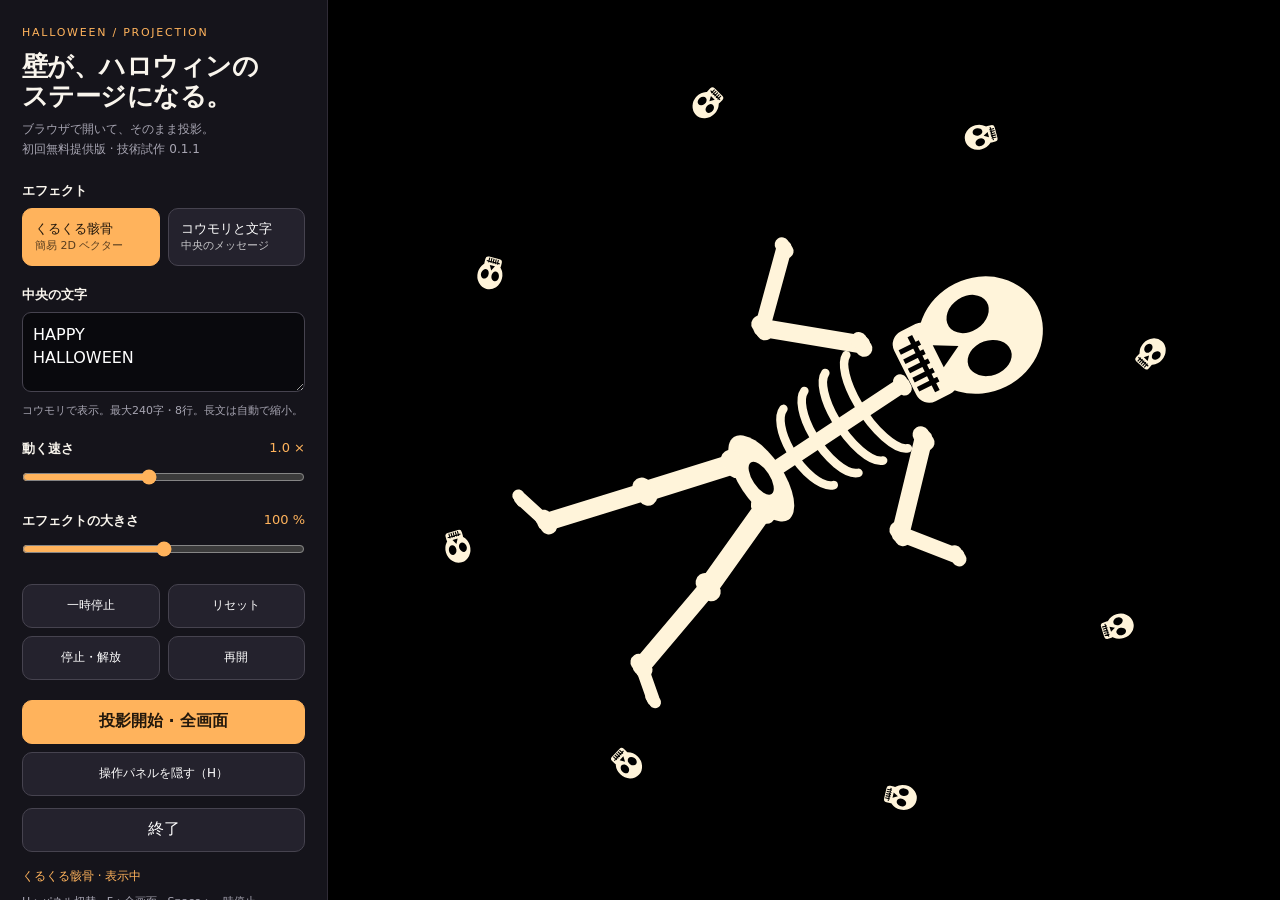
<file: app/index.html>
<!doctype html>
<html lang="ja">
<head><meta charset="utf-8"><meta name="viewport" content="width=device-width,initial-scale=1"><meta name="color-scheme" content="dark">
<meta http-equiv="Content-Security-Policy" content="default-src 'none'; script-src 'unsafe-inline'; style-src 'unsafe-inline'; img-src data:; connect-src 'self'; font-src 'none'; media-src 'none'; object-src 'none'; base-uri 'none'">
<title>Halloween Projection — 初回無料提供版 0.1.1</title>
<style>
*{box-sizing:border-box} :root{--edge:24px;--orange:#ffb35c;--muted:#a7a5b2;--panel:#15141b}
html,body{margin:0;width:100%;height:100%;background:#000;color:#f9f5ed;font-family:system-ui,-apple-system,"Yu Gothic",Meiryo,sans-serif}
body{display:grid;grid-template-columns:328px minmax(0,1fr);overflow:hidden}
button,input,textarea{font:inherit}button{cursor:pointer;border:1px solid #46434f;border-radius:10px;background:#24222d;color:#fff;min-height:44px;padding:10px 12px;transition:background .15s}
button:hover{background:#38333f}button:focus-visible,input:focus-visible,textarea:focus-visible{outline:3px solid var(--orange);outline-offset:3px}
button[aria-pressed=true],button.primary{background:var(--orange);border-color:var(--orange);color:#23180c}button:disabled{opacity:.45;cursor:default}
#controls{padding:26px 22px 20px;background:var(--panel);border-right:1px solid #2f2b36;overflow:auto;z-index:2}
.brand{font-size:11px;letter-spacing:.16em;color:var(--orange)}h1{font-size:26px;line-height:1.17;margin:12px 0 7px;letter-spacing:-.02em}
.lead{font-size:12px;color:var(--muted);line-height:1.7;margin:0 0 22px}
label,.label{display:block;font-size:13px;font-weight:600;margin:20px 0 8px}.effects{display:grid;grid-template-columns:1fr 1fr;gap:8px}.effects button{text-align:left;font-size:13px;line-height:1.5}
.effects small{display:block;font-weight:400;opacity:.75;font-size:11px}
textarea{resize:vertical;min-height:80px;width:100%;padding:10px;border:1px solid #46434f;border-radius:9px;background:#09090d;color:#fff;line-height:1.45}
.help{font-size:11px;line-height:1.65;color:var(--muted);margin:6px 0 0}
.range-label{display:flex;justify-content:space-between;gap:10px}.range-label output{font-weight:400;color:var(--orange)}
input[type=range]{width:100%;accent-color:var(--orange);height:22px;margin:0}
.transport{display:grid;grid-template-columns:1fr 1fr;gap:8px;margin:20px 0 8px}.transport button{font-size:12px}
#project{width:100%;margin-top:12px;font-weight:650}#hide{width:100%;margin-top:8px;font-size:12px}
#status{font-size:12px;line-height:1.6;color:var(--orange);margin:15px 0 0;min-height:20px}#fit-note{font-size:11px;color:var(--muted);line-height:1.5;margin:5px 0 0}
.footer{margin-top:20px;padding-top:16px;border-top:1px solid #302c39;font-size:11px;color:var(--muted);line-height:1.7}.footer button{padding:0;background:none;border:none;min-height:30px;text-decoration:underline;text-underline-offset:3px;font-size:12px;color:#ded8e9}
#stage{position:relative;min-width:0;min-height:0;background:#000;overflow:hidden}canvas{position:absolute;inset:0;width:100%;height:100%;display:block}
#message{position:absolute;inset:0;display:flex;align-items:center;justify-content:center;pointer-events:none}
#message[hidden]{display:none}#message-text{color:#fff;text-align:center;white-space:pre-wrap;overflow-wrap:anywhere;line-height:1.3;font-weight:750;padding:16px 20px;background:#000;border-radius:20px;max-width:82%;text-shadow:0 2px 4px #000}
body.projection{grid-template-columns:minmax(0,1fr);cursor:none}body.projection #controls{display:none}
dialog{color:#eee;background:#1b1822;border:1px solid #524751;border-radius:16px;padding:24px;max-width:600px;width:calc(100% - 32px);max-height:85vh;line-height:1.75;font-size:14px}
dialog::backdrop{background:#000b}dialog h2{font-size:21px;margin-top:0}dialog button{float:right}dialog li{margin-bottom:8px}
@media(max-width:760px){body{grid-template-columns:1fr;grid-template-rows:minmax(220px,40dvh) minmax(0,1fr)}#stage{grid-row:1}#controls{grid-row:2;padding:20px;border-right:0;border-top:1px solid #2f2b36}h1{font-size:22px}body.projection{grid-template-rows:minmax(0,1fr)}body.projection #stage{grid-row:1}}
@media(prefers-reduced-motion:reduce){button{transition:none}}
</style></head>
<body>
<aside id="controls" aria-label="操作パネル">
<div class="brand">HALLOWEEN / PROJECTION</div><h1>壁が、ハロウィンの<br>ステージになる。</h1>
<p class="lead">ブラウザで開いて、そのまま投影。<br>初回無料提供版 · 技術試作 0.1.1</p>
<div class="label">エフェクト</div><div class="effects">
<button id="skeleton" data-effect="skeleton" aria-pressed="true">くるくる骸骨<small>簡易 2D ベクター</small></button>
<button id="bats" data-effect="bats" aria-pressed="false">コウモリと文字<small>中央のメッセージ</small></button></div>
<label for="text">中央の文字</label><textarea id="text" maxlength="240" spellcheck="false">HAPPY
HALLOWEEN</textarea>
<p class="help">コウモリで表示。最大240字・8行。長文は自動で縮小。</p>
<label class="range-label" for="speed"><span>動く速さ</span><output id="speed-value">1.0 ×</output></label><input id="speed" type="range" min="0.2" max="2" step="0.1" value="1">
<label class="range-label" for="size"><span>エフェクトの大きさ</span><output id="size-value">100 %</output></label><input id="size" type="range" min="50" max="150" step="5" value="100">
<div class="transport"><button id="pause">一時停止</button><button id="reset">リセット</button><button id="stop">停止・解放</button><button id="resume">再開</button></div>
<button id="project" class="primary">投影開始 · 全画面</button><button id="hide">操作パネルを隠す（H）</button>
<button id="quit" style="width:100%;margin-top:12px">終了</button>
<p id="status" role="status" aria-live="polite"></p><p id="fit-note"></p>
<p class="help">H：パネル切替 · F：全画面 · Space：一時停止<br>R：リセット · Esc / ダブルクリック：操作に戻る</p>
<div class="footer"><button id="guide">はじめての投影ガイド</button><br>黒い背景・音なし・点滅なし。<br>3D 原作品とは異なる簡易図案の試作です。</div>
</aside>
<main id="stage" aria-label="投影映像"><canvas id="canvas" aria-label="骸骨またはコウモリのアニメーション"></canvas><div id="message" hidden><div id="message-text"></div></div></main>
<dialog id="guide-dialog"><h2>はじめての投影</h2><ol><li>ZIPを「すべて展開」し、最上位の <b>START.cmd</b> をダブルクリックします。ブラウザーが自動で開く設計で、起動画面は自動で閉じます。</li>
<li>プロジェクターを PC へ接続し、Windows では Win + P で「複製」または「拡張」にします。「複製」は PC と同じ画面、「拡張」は別の画面です。白い壁やスクリーンへ向け、ピント・台形補正を調整します。</li>
<li>「拡張」の場合、このブラウザのウィンドウをプロジェクターの画面へ移動します。初めは室内照明を落とし、黒背景と文字を確認してください。</li>
<li>効果・文字・動き・大きさを選び、<b>投影開始・全画面</b> を押します。全画面に入れた場合はパネルとカーソルが消えます。入れなければ案内と操作パネルが戻ります。</li>
<li><b>Esc</b>で操作へ戻ります。パネル非表示はブラウザーの枠を消す機能とは別です。</li>
<li>画面の <b>終了</b> を押し、「終了しました」と出たらタブを閉じます。起動処理も終了するため、端末の操作は不要です。</li></ol>
<p>黒もプロジェクターの明るさとして残ります。色・明るさ・読める文字サイズは実機で調整してください。投影位置のマッピングや複数プロジェクターの補正は初版の範囲外です。</p><button id="close-guide">閉じる</button></dialog>
<script>
(()=>{
'use strict';
const $=id=>document.getElementById(id),canvas=$('canvas'),stage=$('stage'),ctx=canvas.getContext('2d',{alpha:false});
const controls=$('controls'),message=$('message'),messageText=$('message-text');
const settings={effect:'skeleton',text:$('text').value,speed:1,size:1};
let active=null,phase='stopped',raf=0,previous=0,time=0,hiddenSuspension=false,destroyed=false;
let width=1,height=1,revision=0,fitFont=0,fullscreenError='',quitting=false,heartbeat=0;
const localRuntime=window.halloweenLocalRuntime;
const ownsHost=!!localRuntime&&localRuntime.kind==='windows-local'&&location.hostname==='127.0.0.1'&&/^[0-9a-f]{32}$/.test(localRuntime.token);
if(ownsHost)heartbeat=setInterval(()=>fetch('/alive/'+localRuntime.token,{method:'POST'}).catch(()=>{if(navigator.onLine&&!quitting){clearInterval(heartbeat);heartbeat=0;stop();projection(false);$('status').textContent='起動処理が終了しました。このタブを閉じてください。';}}),10000);
const stats={frames:0,created:0,disposed:0,resets:0,maxPendingRAF:0};
const listeners=[];
function listen(target,event,fn){target.addEventListener(event,fn);listeners.push(()=>target.removeEventListener(event,fn));}
function cancel(){if(raf)cancelAnimationFrame(raf);raf=0;previous=0;}
function schedule(){if(raf||!active||phase!=='running'||document.hidden||destroyed)return;raf=requestAnimationFrame(tick);stats.maxPendingRAF=Math.max(stats.maxPendingRAF,1);}
function tick(now){raf=0;if(!active||phase!=='running'||document.hidden)return;const dt=previous?Math.min(.05,Math.max(0,(now-previous)/1000)):0;previous=now;time+=dt*settings.speed;render();stats.frames++;schedule();}
function fitText(){
 messageText.textContent=settings.text;
 if(settings.effect!=='bats'||!active){message.hidden=true;fitFont=0;return;}
 message.hidden=false;
 const maxHeight=height*.48,maxWidth=width*.82;
 messageText.style.width=maxWidth+'px';
 let lo=1,hi=Math.min(112,width*.13),best=lo;
 for(let i=0;i<12;i++){const n=(lo+hi)/2;messageText.style.fontSize=n+'px';if(messageText.scrollHeight<=maxHeight&&messageText.scrollWidth<=maxWidth+1){best=n;lo=n;}else hi=n;}
 fitFont=Math.floor(best*10)/10;messageText.style.fontSize=fitFont+'px';
 $('fit-note').textContent=fitFont<18&&settings.text.trim()?'文字が小さめです。文字を短くするか、全画面で確認してください。':'中央の文字はコウモリより手前に表示されます。';
}
function resize(){
 const rect=stage.getBoundingClientRect();width=Math.max(1,rect.width);height=Math.max(1,rect.height);
 if(active){const dpr=Math.min(1.5,window.devicePixelRatio||1,4096/width,4096/height);canvas.width=Math.max(1,Math.round(width*dpr));canvas.height=Math.max(1,Math.round(height*dpr));ctx.setTransform(canvas.width/width,0,0,canvas.height/height,0,0);}
 fitText();render();
}
function bone(a,b,r,color){
 ctx.strokeStyle=color;ctx.lineWidth=r*1.5;ctx.lineCap='round';ctx.beginPath();ctx.moveTo(a[0],a[1]);ctx.lineTo(b[0],b[1]);ctx.stroke();
 ctx.fillStyle=color;
 for(const p of [a,b]){ctx.beginPath();ctx.arc(p[0]-r*.4,p[1],r*.7,0,Math.PI*2);ctx.arc(p[0]+r*.4,p[1],r*.7,0,Math.PI*2);ctx.fill();}
}
function skull(x,y,s,angle){
 ctx.save();ctx.translate(x,y);ctx.rotate(angle);ctx.scale(s,s);
 ctx.fillStyle='#fff4da';ctx.beginPath();ctx.ellipse(0,-6,28,31,0,0,Math.PI*2);ctx.fill();
 ctx.beginPath();ctx.roundRect(-19,13,38,22,7);ctx.fill();
 ctx.fillStyle='#000';for(const sx of [-12,12]){ctx.beginPath();ctx.ellipse(sx,-5,8.5,11,sx*.01,0,Math.PI*2);ctx.fill();}
 ctx.beginPath();ctx.moveTo(0,6);ctx.lineTo(-6,17);ctx.lineTo(6,17);ctx.closePath();ctx.fill();
 ctx.strokeStyle='#000';ctx.lineWidth=2.5;ctx.beginPath();ctx.moveTo(-15,25);ctx.lineTo(15,25);for(let i=-10;i<=10;i+=5){ctx.moveTo(i,22);ctx.lineTo(i,33);}ctx.stroke();ctx.restore();
}
function makeSkeleton(){
 let ornaments=Array.from({length:8},(_,i)=>({a:i*Math.PI/4,offset:i*.53}));
 return {kind:'skeleton',resourceCount:()=>ornaments?8:0,draw(t){
 const s=Math.min(width,height)*.0019*settings.size;
 ctx.save();ctx.translate(width/2,height/2);ctx.rotate(t*.8);ctx.scale(s,s);
 const ivory='#fff4da';
 skull(0,-116,1.2,Math.sin(t*1.3)*.12);
 bone([0,-69],[0,24],6,ivory);
 for(let i=0;i<4;i++){ctx.strokeStyle=ivory;ctx.lineWidth=5;ctx.lineCap='round';ctx.beginPath();ctx.ellipse(0,-53+i*16,33-i*2,12,0,.15,Math.PI-.15);ctx.stroke();}
 bone([-33,-62],[-73,-19],7,ivory);bone([-73,-19],[-105,-48-Math.sin(t*2)*12],6,ivory);
 bone([33,-62],[72,-20],7,ivory);bone([72,-20],[101,-48+Math.sin(t*2)*12],6,ivory);
 ctx.fillStyle=ivory;ctx.beginPath();ctx.ellipse(0,30,29,13,0,0,Math.PI*2);ctx.fill();ctx.fillStyle='#000';ctx.beginPath();ctx.ellipse(0,30,11,5,0,0,Math.PI*2);ctx.fill();
 bone([-16,39],[-31,91],8,ivory);bone([-31,91],[-48,149],7,ivory);bone([16,39],[36,91],8,ivory);bone([36,91],[53,149],7,ivory);
 bone([-48,149],[-68,154],5,ivory);bone([53,149],[73,154],5,ivory);
 ctx.restore();
 for(const o of ornaments){const a=o.a-t*.22,rad=Math.min(width,height)*.4;skull(width/2+Math.cos(a)*rad,height/2+Math.sin(a)*rad,.26*s,t*.6+o.offset);}
 },dispose(){ornaments=null;}};
}
function makeBats(){
 let flock=Array.from({length:24},(_,i)=>({phase:i*2.39996,ring:i%3,scale:.7+(i%5)*.1,rate:.14+(i%4)*.027}));
 return {kind:'bats',resourceCount:()=>flock?24:0,draw(t){
 for(const b of flock){
 const a=b.phase+t*b.rate;
 const x=width/2+Math.cos(a)*(width*(.37+b.ring*.045));
 const y=height/2+Math.sin(a)*(height*(.34+b.ring*.06));
 const s=Math.min(width,height)*.0017*settings.size*b.scale;
 ctx.save();ctx.translate(x,y);ctx.rotate(Math.sin(a)*.2);
 const flap=.68+.27*Math.sin(t*5+b.phase);
 ctx.scale(s,s*flap);
 const tint=b.ring===0?'#f3e4ff':b.ring===1?'#c5a4e3':'#9677b8';
 ctx.fillStyle=tint;ctx.beginPath();ctx.moveTo(-3,-4);ctx.lineTo(-28,-26);ctx.quadraticCurveTo(-37,-23,-48,-6);ctx.quadraticCurveTo(-31,-13,-29,4);ctx.quadraticCurveTo(-19,-3,-16,11);ctx.quadraticCurveTo(-8,5,-4,13);ctx.lineTo(4,13);ctx.quadraticCurveTo(8,5,16,11);ctx.quadraticCurveTo(19,-3,29,4);ctx.quadraticCurveTo(31,-13,48,-6);ctx.quadraticCurveTo(37,-23,28,-26);ctx.lineTo(3,-4);ctx.closePath();ctx.fill();
 ctx.beginPath();ctx.ellipse(0,4,6,13,0,0,Math.PI*2);ctx.fill();ctx.beginPath();ctx.moveTo(-5,-4);ctx.lineTo(-5,-15);ctx.lineTo(0,-9);ctx.lineTo(5,-15);ctx.lineTo(5,-4);ctx.fill();
 ctx.fillStyle='#fff';ctx.fillRect(-3,-5,1.6,1.6);ctx.fillRect(1.4,-5,1.6,1.6);ctx.restore();
 }
 },dispose(){flock=null;}};
}
const factories={skeleton:makeSkeleton,bats:makeBats};
function render(){if(!ctx)return;ctx.save();ctx.setTransform(canvas.width/width,0,0,canvas.height/height,0,0);ctx.fillStyle='#000';ctx.fillRect(0,0,width,height);if(active)active.draw(time);ctx.restore();}
function disposeActive(){cancel();if(active){active.dispose();active=null;stats.disposed++;}}
function publish(){
 const label=settings.effect==='skeleton'?'くるくる骸骨':'コウモリと文字';
 $('status').textContent=label+' · '+(phase==='running'?'表示中':phase==='paused'?'一時停止':'停止・解放済み')+(fullscreenError?' · '+fullscreenError:'');
 $('pause').textContent=phase==='paused'?'再開':'一時停止';$('pause').disabled=phase==='stopped';$('reset').disabled=phase==='stopped';
 for(const b of document.querySelectorAll('[data-effect]'))b.setAttribute('aria-pressed',String(b.dataset.effect===settings.effect));
 $('speed-value').textContent=settings.speed.toFixed(1)+' ×';$('size-value').textContent=Math.round(settings.size*100)+' %';
}
function select(id){if(!factories[id]||destroyed)return;disposeActive();settings.effect=id;time=0;active=factories[id]();stats.created++;revision++;phase='running';resize();publish();schedule();}
function pause(){if(!active)return;cancel();phase=phase==='paused'?'running':'paused';publish();schedule();}
function stop(){disposeActive();phase='stopped';time=0;message.hidden=true;canvas.width=1;canvas.height=1;render();revision++;publish();}
function resume(){if(!active){select(settings.effect);return;}cancel();phase='running';publish();schedule();}
function reset(){if(!active)return;const hold=phase;select(settings.effect);if(hold==='paused'){cancel();phase='paused';}stats.resets++;publish();}
function projection(on){document.body.classList.toggle('projection',on);resize();}
function fullscreenFailed(){
 projection(false);
 fullscreenError='全画面にできませんでした。操作パネルを戻しました。ブラウザーの全画面メニューを使うか、パネルを隠して表示できます。';
 publish();
}
async function fullscreen(){
 fullscreenError='';
 try{
  if(document.fullscreenElement){await document.exitFullscreen();projection(false);publish();return;}
  if(typeof document.documentElement.requestFullscreen!=='function'){fullscreenFailed();return;}
  await document.documentElement.requestFullscreen();
  if(!document.fullscreenElement){fullscreenFailed();return;}
  projection(true);publish();
 }catch(e){fullscreenFailed();}
}
async function quit(){
 if(quitting)return;quitting=true;
 if(heartbeat){clearInterval(heartbeat);heartbeat=0;}
 projection(false);
 if(document.fullscreenElement)await document.exitFullscreen().catch(()=>{});
 destroy();
 for(const button of controls.querySelectorAll('button'))button.disabled=true;
 $('status').textContent='表示を終了しました。';
 if(ownsHost){
  try{
   const response=await fetch('/quit/'+localRuntime.token,{method:'POST'});
   if(!response.ok)throw Error('Local exit failed');
   $('status').textContent='終了しました。このタブを閉じてください。';
  }catch(e){$('status').textContent='表示を終了しました。このタブを閉じてください。起動処理は自動で終了します。';}
 }else{$('status').textContent='表示を終了しました。このタブを閉じてください。';}
}

for(const button of document.querySelectorAll('[data-effect]'))listen(button,'click',()=>select(button.dataset.effect));
listen($('text'),'input',()=>{let value=$('text').value;const lines=value.split('\n');if(lines.length>8)value=lines.slice(0,7).join('\n')+'\n'+lines.slice(7).join(' ');$('text').value=value;settings.text=value;fitText();});
listen($('speed'),'input',()=>{settings.speed=Number($('speed').value);publish();});
listen($('size'),'input',()=>{settings.size=Number($('size').value)/100;render();publish();});
listen($('pause'),'click',pause);listen($('stop'),'click',stop);listen($('resume'),'click',resume);listen($('reset'),'click',reset);
listen($('quit'),'click',quit);
listen(document,'fullscreenerror',fullscreenFailed);
listen($('project'),'click',fullscreen);listen($('hide'),'click',()=>projection(true));
listen(stage,'dblclick',()=>{projection(false);if(document.fullscreenElement)document.exitFullscreen().catch(()=>{});});
listen($('guide'),'click',()=>$('guide-dialog').showModal());listen($('close-guide'),'click',()=>$('guide-dialog').close());
listen(document,'fullscreenchange',()=>{if(!document.fullscreenElement)projection(false);else resize();});
listen(document,'keydown',e=>{
 if(e.target.closest('input,textarea')||e.ctrlKey||e.metaKey||e.altKey||$('guide-dialog').open)return;
 if(e.repeat)return;
 if(e.key==='Escape'){projection(false);if(document.fullscreenElement)document.exitFullscreen().catch(()=>{});return;}
 const key=e.key.toLowerCase();
 if(key==='h'){projection(!document.body.classList.contains('projection'));}
 else if(key==='f')fullscreen();else if(key===' '){e.preventDefault();if(active)pause();else resume();}else if(key==='r')reset();
});
listen(document,'visibilitychange',()=>{if(document.hidden){hiddenSuspension=true;cancel();}else{hiddenSuspension=false;previous=0;schedule();}});
listen(window,'resize',resize);
function destroy(){if(destroyed)return;if(heartbeat){clearInterval(heartbeat);heartbeat=0;}stop();destroyed=true;observer.disconnect();for(const remove of listeners)remove();listeners.length=0;}
listen(window,'pagehide',e=>{if(e.persisted){stop();observer.disconnect();}else destroy();});
listen(window,'pageshow',e=>{if(e.persisted&&!destroyed){observer.observe(stage);resize();}});
const observer=new ResizeObserver(resize);observer.observe(stage);
window.halloweenDiagnostics=()=>({version:'0.1.1-startup',renderer:'Canvas2D',phase,selected:settings.effect,time,revision,settings:{...settings},pendingRAF:raf?1:0,liveEffects:active?1:0,liveObjects:active?.resourceCount()||0,stats:{...stats},backing:[canvas.width,canvas.height],stage:[width,height],text:{fontSize:fitFont,chars:settings.text.length,visible:!message.hidden},projection:document.body.classList.contains('projection'),fullscreen:!!document.fullscreenElement,hiddenSuspension,destroyed,listeners:listeners.length,fullscreenError,quitting,localHost:ownsHost,heartbeat:heartbeat?1:0});
if(!ctx){$('status').textContent='Canvas 2D を開始できません。別のブラウザで確認してください。';return;}
select('skeleton');
if(window.matchMedia('(prefers-reduced-motion: reduce)').matches){pause();$('fit-note').textContent='端末の動きを減らす設定に合わせて一時停止で開始しました。再開できます。';}
})();
</script></body></html>
</file>
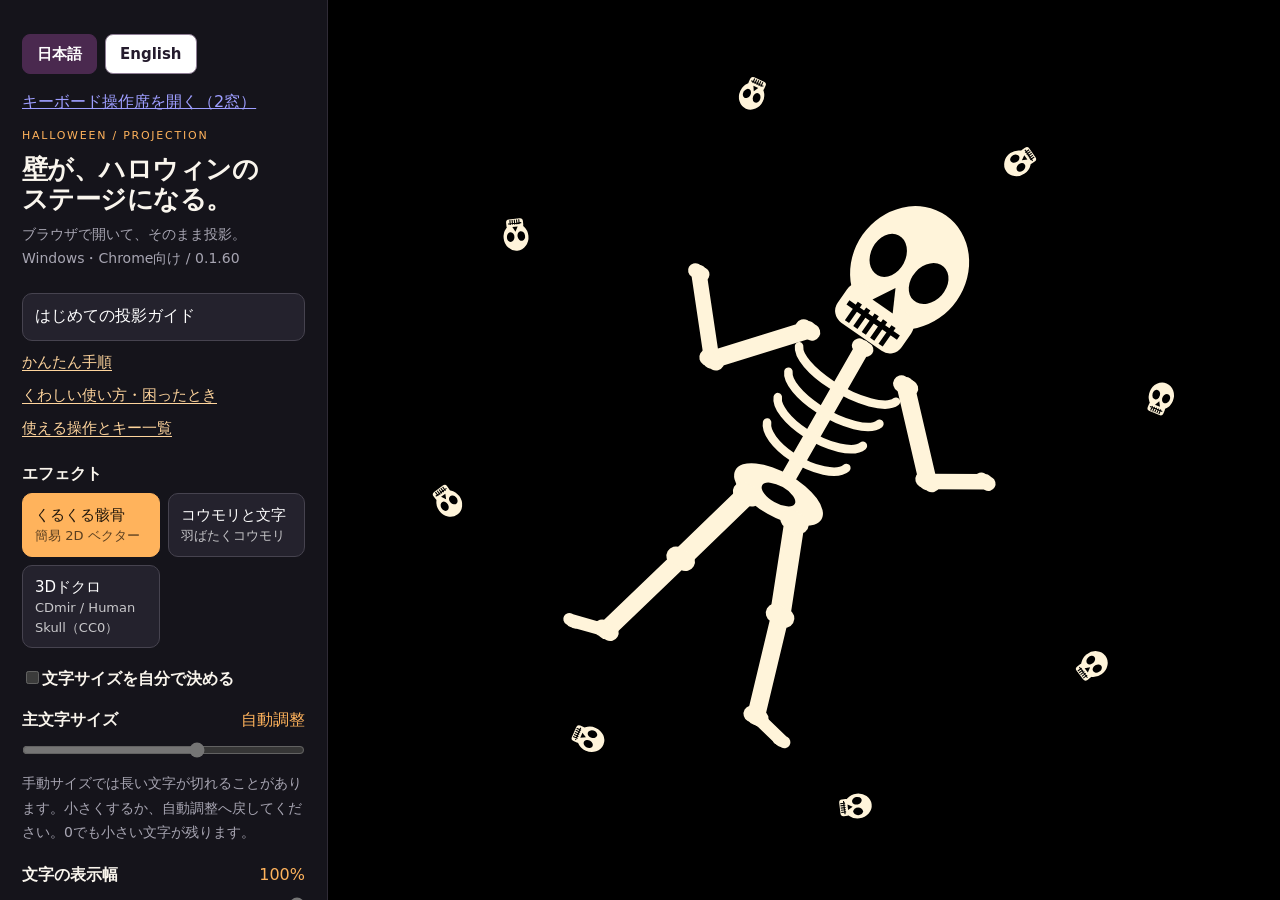
<file: web/index.html>
<!doctype html>
<html lang="ja">
<head><meta charset="utf-8"><meta name="viewport" content="width=device-width,initial-scale=1"><meta name="color-scheme" content="dark">
<meta http-equiv="Content-Security-Policy" content="default-src 'none'; script-src 'self'; style-src 'self'; img-src 'self' data:; connect-src 'self'; worker-src 'self'; font-src 'none'; media-src 'none'; object-src 'none'; base-uri 'none'; form-action 'none'">
<title>Halloween Projection 0.1.60-bone-whiteness</title>
<script src="./stage-role.js"></script><script src="./projection-startup.js"></script><link rel="stylesheet" href="./styles.css"><script defer src="./i18n.js"></script><script defer src="./a-actor-layout.js"></script><script defer src="./a-return-motion.js"></script><script defer src="./a-jaw-control.js"></script></head>
<body>
<aside id="projection-preparing" role="status" aria-labelledby="projection-brand-name" aria-describedby="projection-loading-text" aria-busy="true"><img src="./assets/mamo-profile.jpg" width="359" height="359" alt=""><p id="projection-brand-name">mamo presents</p><p id="projection-loading-text"><span class="projection-spinner" aria-hidden="true"></span><span class="loading-ja">映像を準備しています…</span><span class="loading-en" lang="en">Loading…</span></p></aside>
<aside id="stage-start"><h1>投影窓の準備</h1><p id="stage-start-note">この窓を投影先へ移し、開始を押してください。開始後は操作UIを表示しません。</p><button id="stage-fullscreen">全画面で始める</button><button id="stage-windowed">ウィンドウで始める</button><button id="stage-retry" hidden>この窓を再読込み</button></aside>
<aside id="controls" aria-label="操作パネル">
<p><a href="./console.html">キーボード操作席を開く（2窓）</a></p><div class="brand">HALLOWEEN / PROJECTION</div><h1>壁が、ハロウィンの<br>ステージになる。</h1>
<p class="lead">ブラウザで開いて、そのまま投影。<br>Windows・Chrome向け / 0.1.60</p>
<nav class="help-links" aria-label="使い方"><button id="guide">はじめての投影ガイド</button><a href="./START-HERE.html" target="_blank" rel="noopener noreferrer">かんたん手順</a><a href="./GUIDE.html" target="_blank" rel="noopener noreferrer">くわしい使い方・困ったとき</a><a href="./PERFORMANCE-PLAN.html" target="_blank" rel="noopener noreferrer">使える操作とキー一覧</a></nav><div class="label">エフェクト</div><div class="effects">
<button id="skeleton" data-effect="skeleton" aria-pressed="true">くるくる骸骨<small>簡易 2D ベクター</small></button>
<button id="bats" data-effect="bats" aria-pressed="false">コウモリと文字<small>羽ばたくコウモリ</small></button><button id="skull3d" data-effect="skull3d" aria-pressed="false">3Dドクロ<small>CDmir / Human Skull（CC0）</small></button></div>
<section id="text-options"><label><input id="text-manual-size" type="checkbox">文字サイズを自分で決める</label><label class="range-label" for="text-size-normalized"><span>主文字サイズ</span><output id="text-size-value">自動調整</output></label><input id="text-size-normalized" type="range" min="0" max="1" step="any" value="0.625" disabled><p class="help">手動サイズでは長い文字が切れることがあります。小さくするか、自動調整へ戻してください。0でも小さい文字が残ります。</p><label class="range-label" for="text-width"><span>文字の表示幅</span><output id="text-width-value">82%</output></label><input id="text-width" type="range" min="0.1" max="1" step="0.01" value="1"><label class="range-label" for="text-height"><span>文字の表示高さ</span><output id="text-height-value">48%</output></label><input id="text-height" type="range" min="0.1" max="1" step="0.01" value="1"><label for="text">文字を入力</label><textarea id="text" maxlength="240" spellcheck="false">HAPPY
HALLOWEEN</textarea>
<p class="help">ドクロの背景・コウモリの中央に表示。最大240字・8行。長い文字は自動調整で小さくなります。</p>
</section><label class="range-label" for="speed"><span id="speed-label">動く速さ</span><output id="speed-value">1.0 ×</output></label><input id="speed" type="range" min="0.2" max="2" step="0.1" value="1">
<label class="range-label" for="size"><span>エフェクトの大きさ</span><output id="size-value">100 %</output></label><input id="size" type="range" min="50" max="150" step="5" value="100">
<section id="bat-options" hidden><label class="range-label" for="bat-initialSpeed"><span>初速（新しく生まれる個体）</span><output id="bat-initialSpeed-value">1.30</output></label><input id="bat-initialSpeed" type="range" min="0" max="2.6" step="0.05" value="1.3"><label class="range-label" for="bat-motionMix"><span>回転・流れの混合（Cross）</span><output id="bat-motionMix-value">0.50</output></label><input id="bat-motionMix" type="range" min="0" max="1" step="0.05" value="0.5"><p class="help">↑↓で初速、←→で動きの混合。初速は誕生時に反映します。入力中はキー操作しません。</p><label class="range-label" for="flap"><span>図案・羽ばたきの再生</span><output id="flap-value">1.00 ×</output></label><input id="flap" type="range" min="0.25" max="2" step="0.25" value="1"><p class="help">原セットに沿った飛翔・光・文字合成の比較版です。初速と動きの混合を操作できます。粒子の計算、光と文字の外観は調整中です。</p><p class="help" id="bat-colour-note"></p><p class="help" id="bat-readiness"></p><p class="help">停止は描画bitmapを解放します。検証済みPNG約61KBはページ内に保持し、表示終了で破棄します。</p></section>
<section id="text-source-controls"><h2>主文字の行送り</h2><label><input id="text-sequence" type="checkbox">改行ごとに選択して表示</label><div class="button-row"><button id="text-back" type="button">前の行</button><button id="text-next" type="button">次の行</button><button id="text-first" type="button">先頭へ戻す</button></div><p id="text-line-status" class="help">全文表示</p><p class="help">改行は送る単位、バックスラッシュは同時表示する2行の区切りです。行送りで行選択へ切り替わり、先頭より前へは進まず、末尾の次は空表示になります。</p><label for="text-layout">元2文字構成の確認（操作側のみ）</label><select id="text-layout"><option value="0">主文字</option><option value="1">主文字＋補助情報</option></select><canvas id="text-preview" width="512" height="288" aria-label="操作側の文字構成確認"></canvas><p class="help">BPM・項目名などの操作情報は投影へ入りません。元の実データは未供給です。この枠は供給と配置の確認で、元Lyrics映像の発光演算ではありません。</p></section><section id="output-controls"><h2>共通の映像出力</h2><label for="output-transform">元の8状態変形</label><select id="output-transform"><option value="1">1 通常</option><option value="2">2 左右反転</option><option value="3">3 上下反転</option><option value="4">4 左右・上下反転</option><option value="5">5 元Remap</option><option value="6">6 左右反転＋元Remap</option><option value="7">7 上下反転＋元Remap</option><option value="8">8 左右・上下反転＋元Remap</option></select><button id="output-next" type="button">変形を次へ</button><label><input id="output-mask" type="checkbox" checked>円マスクを開く</label><button id="output-reset" type="button">出力操作をリセット</button><p id="output-status" class="help">マスク目標：表示</p><p class="help">元の歪み補正と円マスクを最終映像へ適用します。閉じると追従後に黒になります。出力操作のリセットは変形1・マスク閉です。</p></section><section id="skull-options" hidden><label for="skull-actorLayout">ドクロの動き方</label><select id="skull-actorLayout"><option value="source" selected>中央の周囲を回遊</option><option value="rows">上下に整列</option></select><p class="help">回遊では中央の文字と重なることがあります。上下整列では移動を小さくします。</p><label for="skull-actorCount">ドクロの数（Qで減／Eで増）</label><select id="skull-actorCount"><option value="1">1体</option><option value="2">2体</option><option value="3" selected>3体</option><option value="4">4体</option><option value="5">5体</option><option value="6">6体</option></select><p class="help">揺れ・顎モードは「motionMat構成」をONにして操作します。固定姿勢入力中は無効です。</p><label class="range-label" for="skull-motionCross"><span>頭の追従</span><output id="skull-motionCross-value">0.5</output></label><input id="skull-motionCross" type="range" min="0" max="1" step="0.01" value="0.5"><label class="range-label" for="skull-positionNoiseAmplitude"><span>頭の移動幅</span><output id="skull-positionNoiseAmplitude-value">0.2</output></label><input id="skull-positionNoiseAmplitude" type="range" min="0" max="1" step="0.01" value="0.2"><label class="range-label" for="skull-positionNoisePeriod"><span>移動の変化周期</span><output id="skull-positionNoisePeriod-value">0.05</output></label><input id="skull-positionNoisePeriod" type="range" min="0.01" max="2" step="0.01" value="0.05"><label class="range-label" for="skull-rotationNoiseAmplitude"><span>頭の揺れ幅</span><output id="skull-rotationNoiseAmplitude-value">0.28</output></label><input id="skull-rotationNoiseAmplitude" type="range" min="0" max="1" step="0.01" value="0.28"><label class="range-label" for="skull-rotationNoisePeriod"><span>揺れの変化周期</span><output id="skull-rotationNoisePeriod-value">1</output></label><input id="skull-rotationNoisePeriod" type="range" min="0.02" max="3" step="0.02" value="1"><label class="range-label" for="skull-jawNoiseAmplitude"><span>顎の動き幅</span><output id="skull-jawNoiseAmplitude-value">2</output></label><input id="skull-jawNoiseAmplitude" type="range" min="0" max="3" step="0.05" value="2"><label for="skull-jawActivity">顎の動き</label><select id="skull-jawActivity"><option value="flapping">パタパタ</option><option value="violent">激しい</option><option value="occasional" selected>時々</option><option value="stopped">停止</option><option value="custom">手動設定</option></select><label for="skull-jawMode">顎の入力モード</label><select id="skull-jawMode"><option value="noise">動く（Noise）</option><option value="closed">閉じる</option><option value="open">開く</option></select><p class="help">動きの4選択は周期・鋭さ・幅の組合せです。停止は閉じる入力へ切り替わり、追従が落ち着くまで少し時間がかかります。</p><label class="range-label" for="skull-jawPeriod"><span>顎の変化周期</span><output id="skull-jawPeriod-value">0.12</output></label><input id="skull-jawPeriod" type="range" min="0.01" max="2" step="0.01" value="0.12"><label class="range-label" for="skull-jawExponent"><span>顎の変化の鋭さ</span><output id="skull-jawExponent-value">4</output></label><input id="skull-jawExponent" type="range" min="0.1" max="8" step="0.1" value="4"><label><input id="skull-aSceneMode" type="checkbox"> 原AのmotionMat構成で比較（動きは候補）</label>
<label><input type="checkbox" id="skull-aNativeResolution">原の描画サイズで比較（投影画面へ拡大）</label><p class="help" id="skull-scene-note">1組の比較を保持。6組では頭・顎がそれぞれ動きます。生成する動きは比較候補です。</p><label class="range-label" for="a-background-hue"><span>流体由来背景の色相</span><output id="a-background-hue-value">138°</output></label><input id="a-background-hue" type="range" min="0" max="1" step="any" value="0.38333333333333336" disabled><p class="help">下の合成比較を選ぶと操作できます。対象は流体由来の背景HSV段です。</p><label class="range-label" for="skull-boneWhiteness"><span>骨の白さ</span><output id="skull-boneWhiteness-value">0.00</output></label><input id="skull-boneWhiteness" type="range" min="0" max="1" step="any" value="0" disabled><p class="help">低くすると流体の色になじみ、高くすると半透明の白い骨が見えます。初期値0%は従来の見た目です。文字と重なる部分は、投影先で読みやすさを確認してください。</p><label class="range-label" for="skull-headGlowMix"><span>骨Glow</span><output id="skull-headGlowMix-value">0.00</output></label><input id="skull-headGlowMix" type="range" min="0" max="1" step="0.01" value="0" disabled><label><input id="skull-foregroundBurst" type="checkbox" disabled>前景発光</label><p class="help">Glowと色相は短い追従を通して変わります。骨Glowは幅・明るさと流体へ渡す入力にも反映します。元の外観との完全一致は比較中です。</p><label><input id="skull-aCompositeMode" type="checkbox"> ドクロ・流体・背景文字を原の順序で比較</label><p class="help">原の光源・材質と合成順序を使う一体表示です。CC0別モデル1組。速度場と背景装飾は時間で変化します。下の操作で比較できます。</p><label><input id="skull-dynamicFlow" type="checkbox" checked>速度場の時間変化</label><label class="range-label" for="skull-fluidNoiseAmplitude"><span>流体Noise振幅</span><output id="skull-fluidNoiseAmplitude-value">1.08</output></label><input id="skull-fluidNoiseAmplitude" type="range" min="0" max="2" step="0.01" value="1.08"><label class="range-label" for="skull-fluidNoisePeriod"><span>流体Noise周期</span><output id="skull-fluidNoisePeriod-value">1.06</output></label><input id="skull-fluidNoisePeriod" type="range" min="0.02" max="2" step="0.01" value="1.06"><label><input id="skull-decorationNoise" type="checkbox" checked>背景装飾の発光</label><label><input id="skull-fluidMode" type="checkbox"> 原A流体の計算出力を比較</label><label><input id="skull-fluidColor" type="checkbox"> 原の青色の枝を比較</label><p class="help">赤は流体の検証表示、青は原の色枝の一部です。速度場の時間変化をOFFにすると時刻0の比較用入力を使います。外観は比較中です。</p><p class="help">頭と顎を別々に動かせるCC0別モデルです。無textureの比較用。原Aの頭・顎の動き、照明と背景文字は開発中です。</p><label><input id="skull-rigMode" type="checkbox"> 原Aに位置を合わせて比較</label><section id="skull-pose" hidden><label><input id="skull-jawPivotMode" type="checkbox"> 原Aの登録座標支点（0,0,0）で顎を比較</label><p class="help">頭の速度0で停止。リセットで基準向きに戻し、角度を調整できます。形状はCC0別候補です。</p><label class="range-label" for="skull-headX"><span>頭の傾き · X</span><output id="skull-headX-value">0</output></label><input id="skull-headX" type="range" min="-180" max="180" step="1" value="0"><label class="range-label" for="skull-headY"><span>頭の向き · Y</span><output id="skull-headY-value">0</output></label><input id="skull-headY" type="range" min="-180" max="180" step="1" value="0"><label class="range-label" for="skull-headZ"><span>頭の傾き · Z</span><output id="skull-headZ-value">0</output></label><input id="skull-headZ" type="range" min="-180" max="180" step="1" value="0"></section><label class="range-label" for="skull-headRate"><span>頭側の時間倍率</span><output id="skull-headRate-value">1</output></label><input id="skull-headRate" type="range" min="0" max="2" step="0.1" value="1"><label class="range-label" for="skull-jawRate"><span>顎開閉の速さ（0で開きを固定）</span><output id="skull-jawRate-value">1</output></label><input id="skull-jawRate" type="range" min="0" max="2" step="0.1" value="1"><label class="range-label" for="skull-jawOpen"><span>顎の開き（最大角度）</span><output id="skull-jawOpen-value">28</output></label><input id="skull-jawOpen" type="range" min="0" max="45" step="1" value="28"><label class="range-label" for="skull-pivotY"><span>候補座標の顎支点 · 上下</span><output id="skull-pivotY-value">-0.75</output></label><input id="skull-pivotY" type="range" min="-1.15" max="0.2" step="0.01" value="-0.75"><label class="range-label" for="skull-pivotZ"><span>顎の支点 · 前後</span><output id="skull-pivotZ-value">-0.12</output></label><input id="skull-pivotZ" type="range" min="-0.3" max="0.2" step="0.01" value="-0.12"><label><input id="skull-jawTint" type="checkbox"> 顎を色分けして確認</label><p class="help">支点は検査用の初期値です。実機で大きさと開口を確認してください。</p></section><details class="help"><summary>追加操作の対応状況</summary><p>以下の原機能は確認・移植待ちです。現在の周期倍率や色枝比較で代用しません。</p><ul id="control-availability"></ul></details><div class="transport"><button id="pause">一時停止</button><button id="reset">リセット</button><button id="stop">映像を消して中断</button><button id="resume">映像を再表示</button></div>
<button id="project" class="primary">投影開始 · 全画面</button><button id="hide">操作パネルを隠す（H）</button>
<p class="help">中断すると黒画面にし、描画とGPU資源を解放します。再表示は、一時停止中なら続きから、中断後なら同じ映像を作り直します。</p><button id="quit">この表示を終了</button><p class="help">映像と保持データを破棄します。このタブは残るため、終了後に閉じてください。</p>
<p id="status" role="status" aria-live="polite"></p><p id="fit-note"></p>
<p class="help">キー操作は二窓の操作席を使用<br>Space：一時停止<br>Esc / ダブルクリック：操作に戻る</p>
<section class="offline" aria-label="この端末への保存">
<h2>接続なしで使う準備</h2><p id="offline-status" role="status" aria-live="polite">保存状態を確認しています…</p>
<div class="offline-buttons"><button id="offline-save" data-maintenance>この端末へ保存</button><button id="offline-check" data-maintenance disabled>更新を確認</button><button id="offline-clear" data-maintenance disabled>保存を解除</button><button id="offline-apply" data-maintenance hidden>最新版に切り替える</button></div>
<p class="help">初回の保存には接続が必要です。入力した文字・調整は保存しません。ブラウザーが保存を削除した場合は、もう一度準備してください。共有PCでは使い終わったら「保存を解除」してください。</p></section>
<div class="footer">音なしの確認版です。ドクロ・コウモリと文字を表示できます。動きの自然さ・マスク細部・実機投影は確認中です。<br><a href="./LICENSE.txt" target="_blank" rel="noopener noreferrer">MITライセンス</a> · <a href="./RIGHTS.txt" target="_blank" rel="noopener noreferrer">素材と権利</a></div>
</aside>
<main id="stage" aria-label="投影映像"><canvas id="canvas" aria-label="骸骨またはコウモリのアニメーション"></canvas><div id="message" hidden><div id="message-text"></div></div></main>
<dialog id="guide-dialog" aria-labelledby="guide-title"><h2 id="guide-title" tabindex="-1" autofocus>はじめての投影</h2><p>Windows・Chrome向け。まずはこの順で進めます。</p><ol>
<li>ZIPを「すべて展開」。START-HERE.htmlをChromeで開き、「操作窓を開く」。展開フォルダーのままなら接続なしで使えます。</li>
<li>PCと投影機を接続。WindowsのWin＋Pで複製/拡張を選ぶ準備は、スタッフが行います。</li>
<li>「コウモリと文字」、または「3Dドクロ」＋「原AのmotionMat構成で比較（動きは候補）」をON。ドクロは「原の描画サイズで比較（投影画面へ拡大）」もON。</li>
<li>「文字を入力」で文章を決めます。ふだんは自動調整。自分でサイズを変えるなら「文字サイズを自分で決める」をON。幅/高さで文字を出す範囲を調整。</li>
<li>既存の動き・光を少しずつ調整。「投影開始 · 全画面」で映します。許可されなければエラー表示を確認します。</li>
<li>操作窓の「一時停止・再開」「映像をReset」を使います。演奏キーは1〜8、Q〜I、A〜Kの3段です。ResetはNを0.6秒長押し。Escはキー演奏を解除し、映像は続きます。</li>
<li>黒いときは「円マスクを開く」をONにして再開。文字だけ出ないときは「先頭へ戻す」か自動調整。</li>
<li>「表示を終了」→終了の表示→タブを閉じます。文字・調整は保存されません。</li></ol>
<p>この一窓は詳細調整用です。キー演奏は二窓の操作席で行います。入力欄を出て映像をクリックしてから使います。操作パネルを出すと投影にも映ります。動きの自然さ・実機投影は確認中です。</p>
<p><a href="./START-HERE.html" target="_blank" rel="noopener noreferrer">かんたん手順を別ページで読む</a> · <a href="./GUIDE.html" target="_blank" rel="noopener noreferrer">くわしい使い方・困ったとき</a></p>
<p><a href="./PERFORMANCE-PLAN.html" target="_blank" rel="noopener noreferrer">使える操作とキー一覧</a>で、現在の3段キー配置を確認できます。</p><button id="close-guide">閉じる</button></dialog>
<script defer src="./motion-clock.js"></script><script defer src="./control-response.js"></script><script defer src="./a-motion-lag.js"></script><script defer src="./a-motion.js"></script><script defer src="./control-api.js"></script><script defer src="./text-operators.js"></script><script defer src="./bat-motion.js"></script><script defer src="./bat-phase.js"></script><script defer src="./b-motion-runtime.js"></script><script defer src="./bat-atlas-data.js"></script><script defer src="./bat-art.js"></script><script defer src="./bat-fire.js"></script><script defer src="./a-source-noise.js"></script><script defer src="./a-fluid.js"></script><script defer src="./a-source-blur.js"></script><script defer src="./a-composite.js"></script><script defer src="./app-control-api.js"></script><script defer src="./control-adapters.js"></script><script defer src="./a-skull-raster.js"></script><script defer src="./output-uv.js"></script><script defer src="./text-sequence.js"></script><script defer src="./output-operators.js"></script>
<script defer src="./app.js"></script><script defer src="./offline.js"></script><script defer src="./window-safety.js"></script><script defer src="./performance-api.js"></script><script defer src="./stage-receiver.js"></script></body></html>
</file>
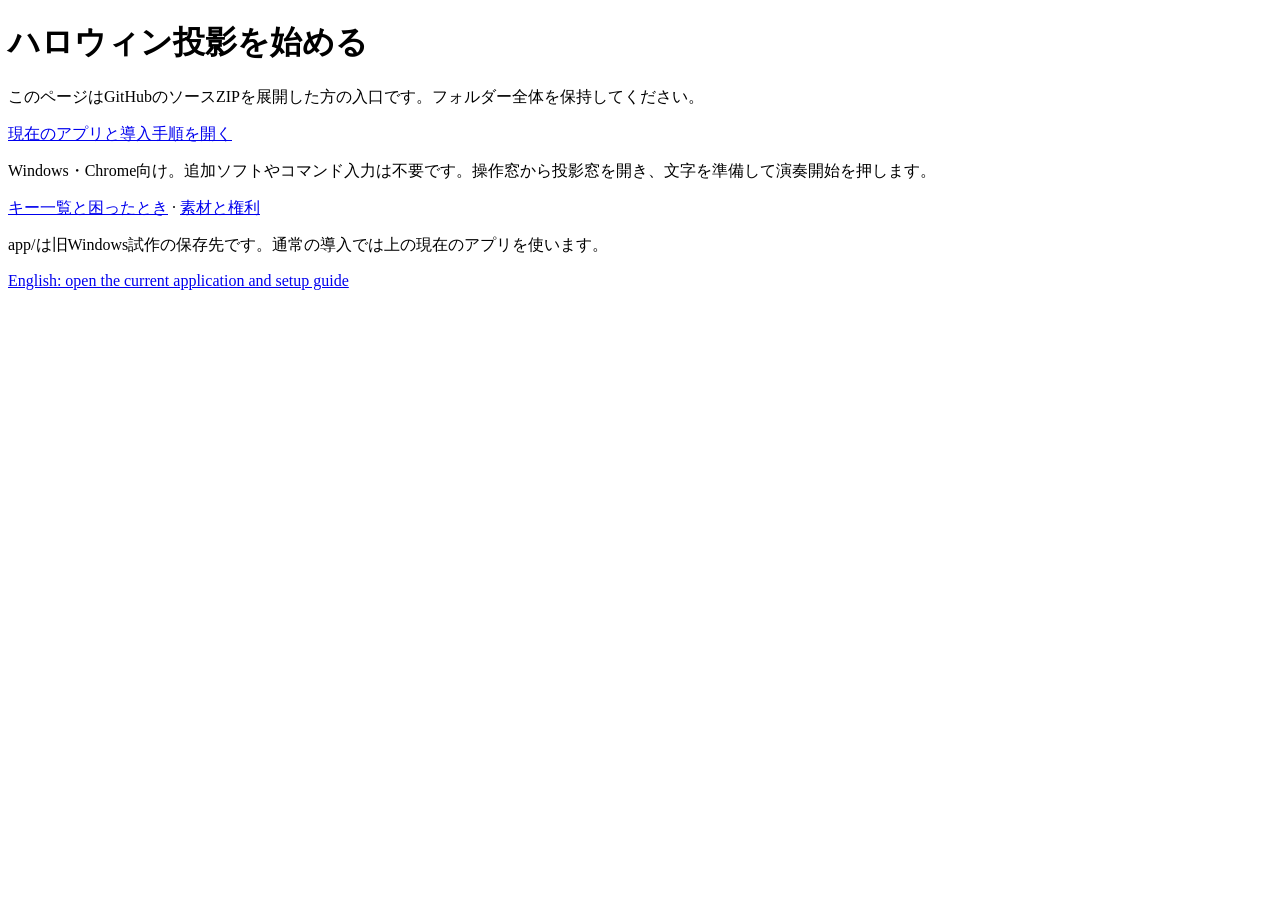
<file: START-HERE.html>
<!doctype html>
<html lang="ja"><head><meta charset="utf-8"><meta name="viewport" content="width=device-width,initial-scale=1"><meta http-equiv="Content-Security-Policy" content="default-src 'none'; object-src 'none'; base-uri 'none'; form-action 'none'"><title>ハロウィン投影を始める</title></head><body><main><h1>ハロウィン投影を始める</h1><p>このページはGitHubのソースZIPを展開した方の入口です。フォルダー全体を保持してください。</p><p><a href="./web/START-HERE.html">現在のアプリと導入手順を開く</a></p><p>Windows・Chrome向け。追加ソフトやコマンド入力は不要です。操作窓から投影窓を開き、文字を準備して演奏開始を押します。</p><p><a href="./web/GUIDE.html#keys">キー一覧と困ったとき</a> · <a href="./web/RIGHTS.txt">素材と権利</a></p><p>app/は旧Windows試作の保存先です。通常の導入では上の現在のアプリを使います。</p><p><a href="./web/START-HERE.html#lang=en" lang="en">English: open the current application and setup guide</a></p></main></body></html>
</file>
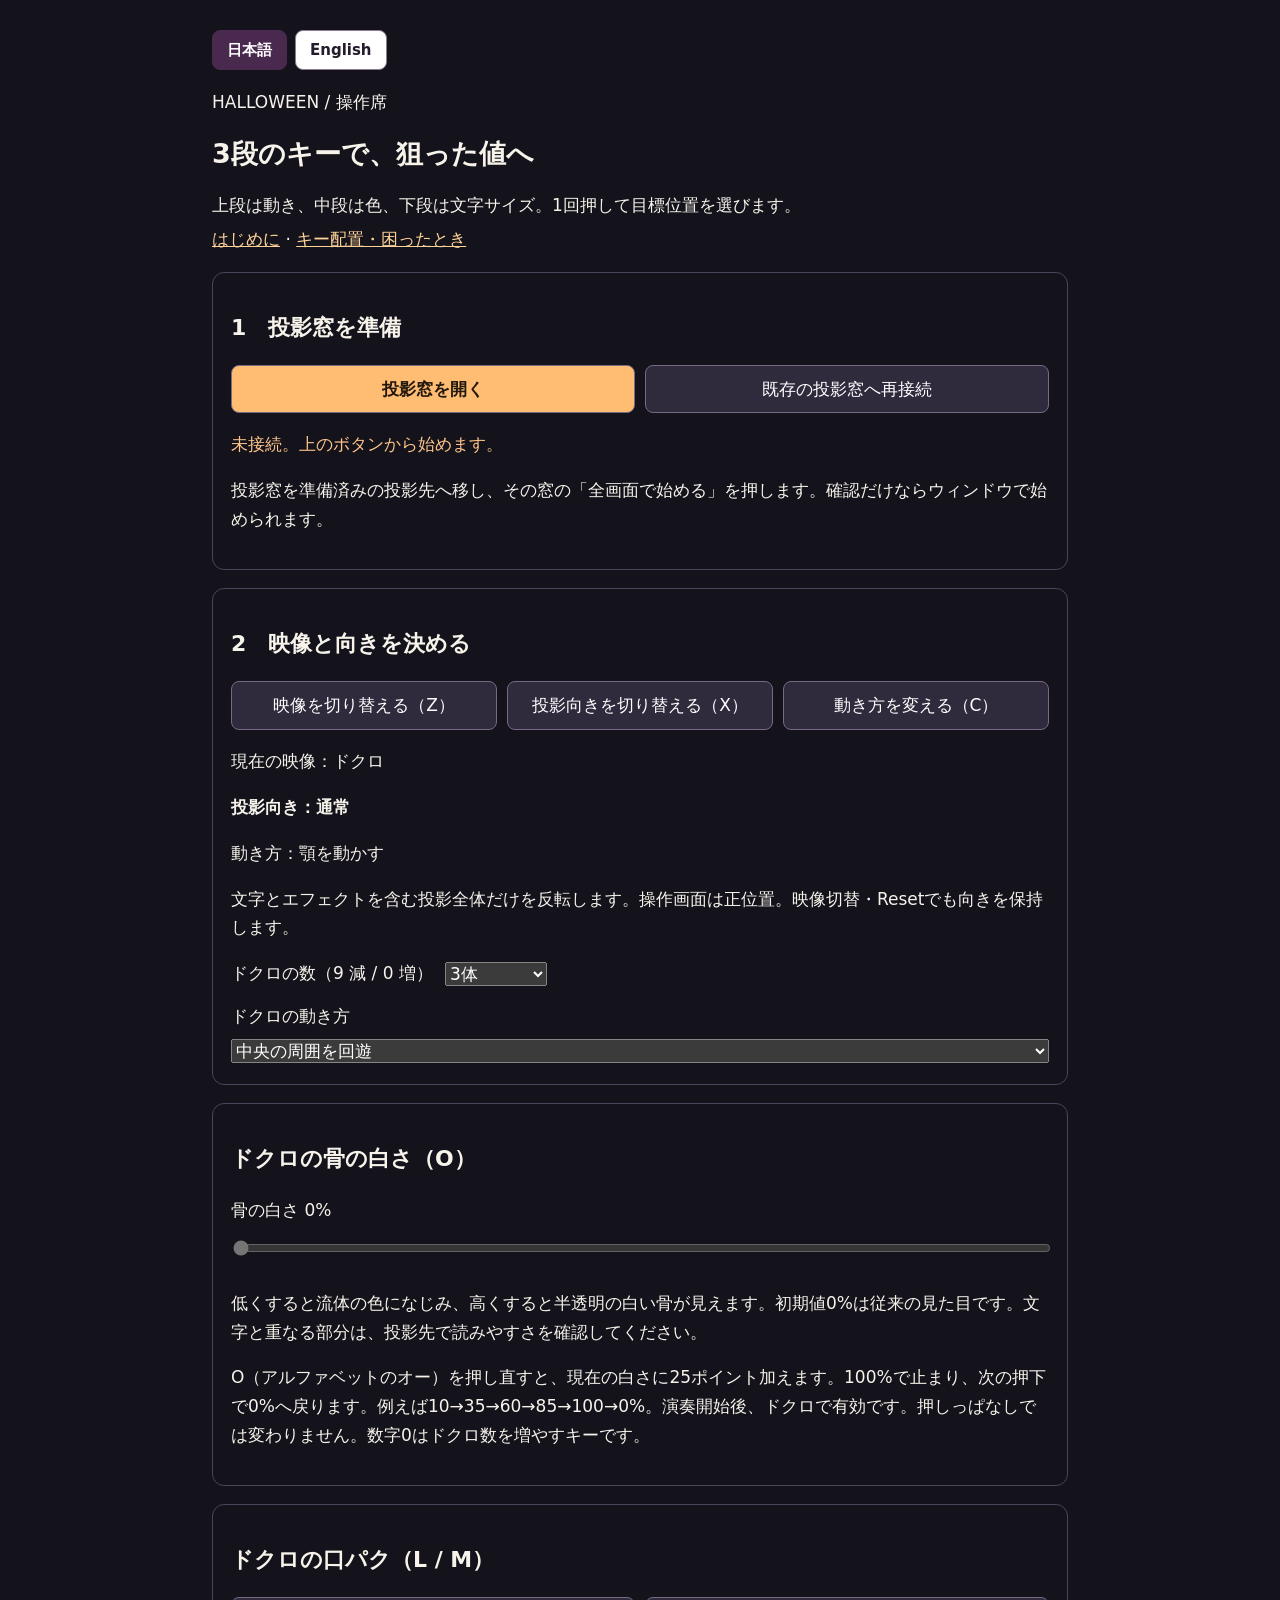
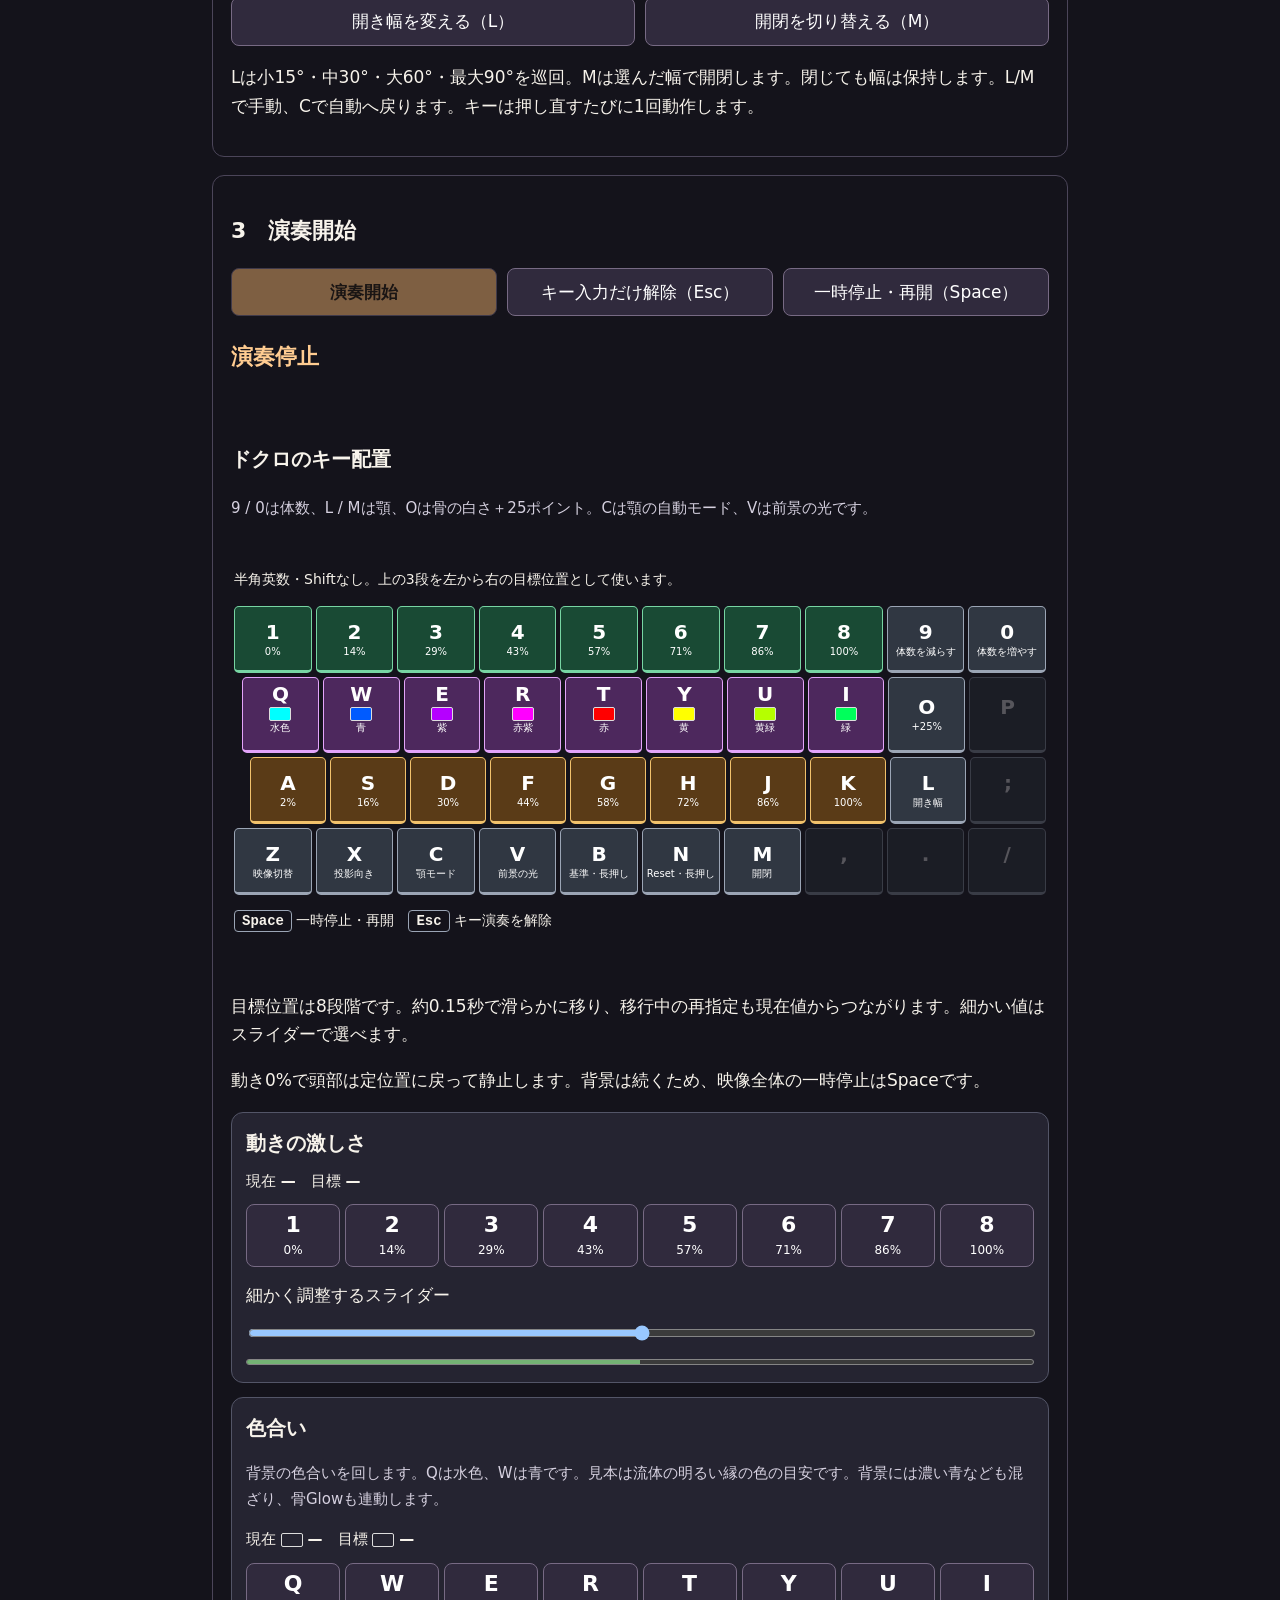
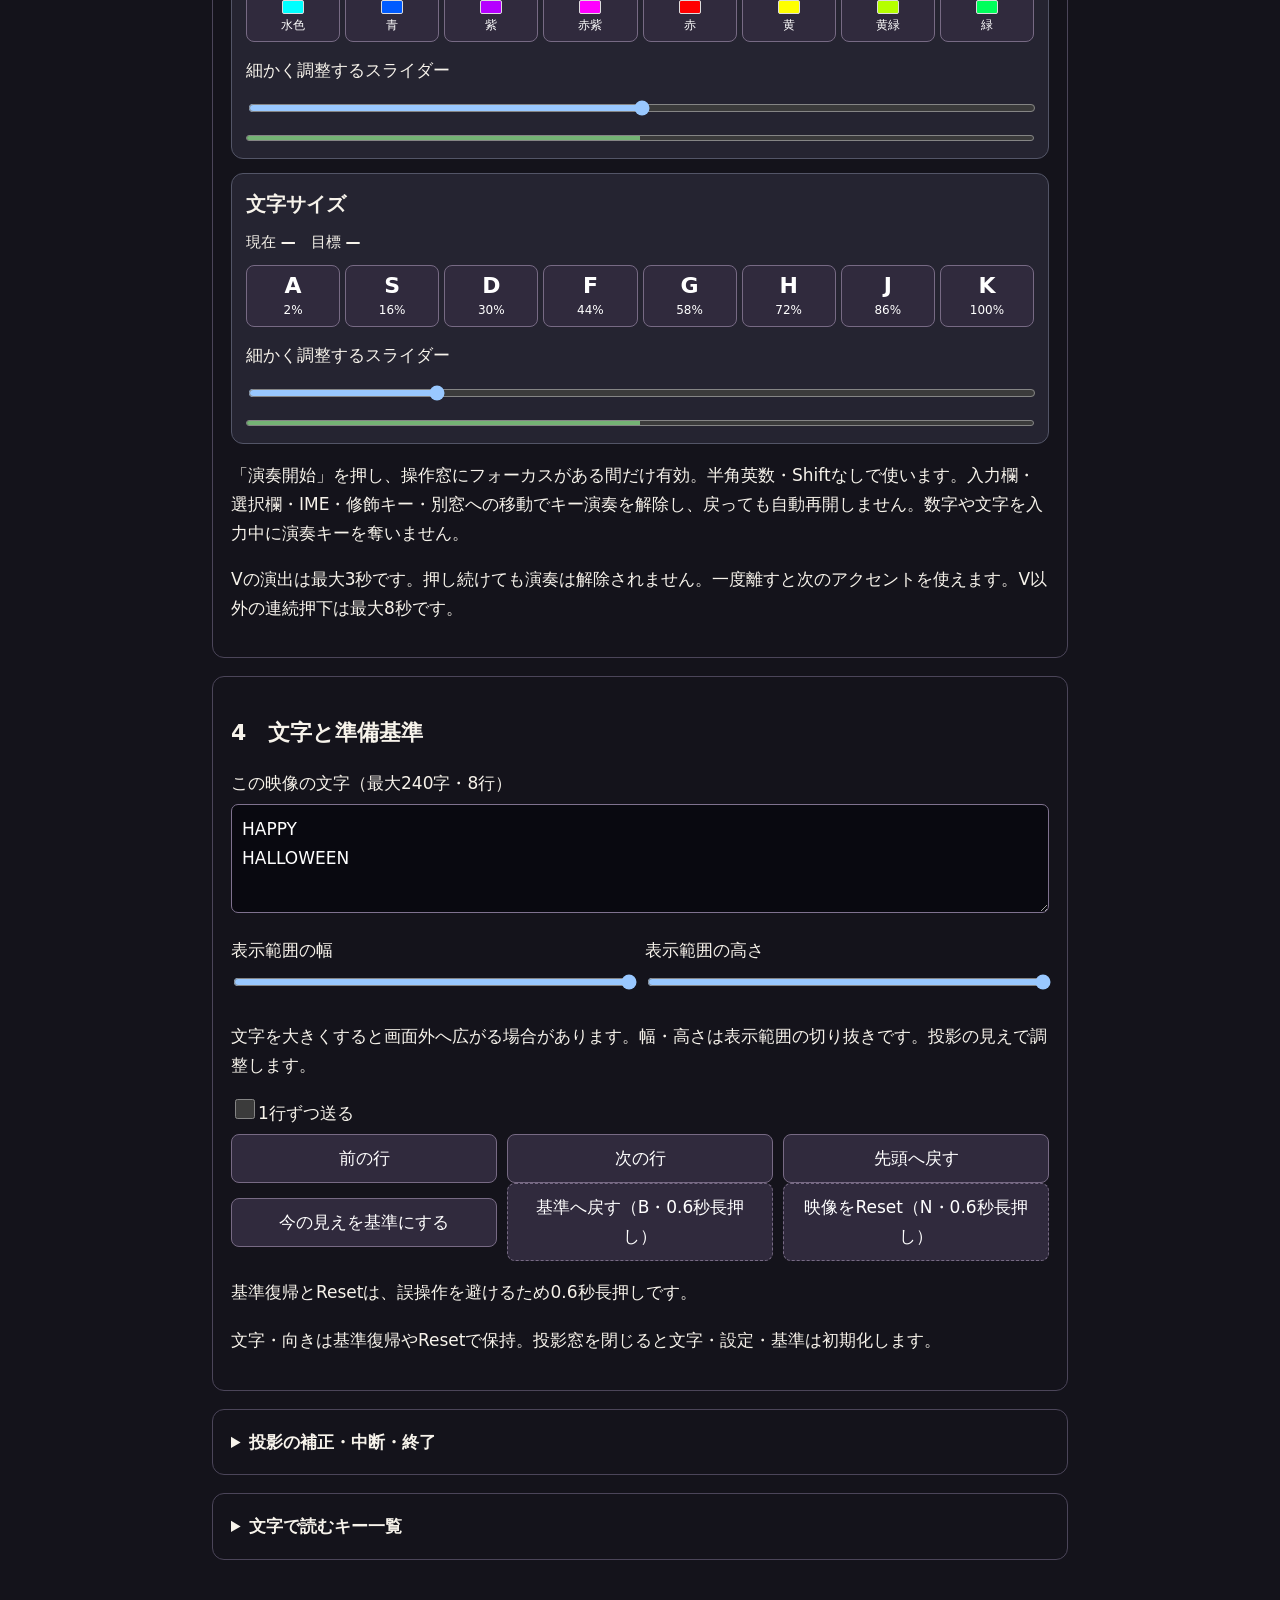
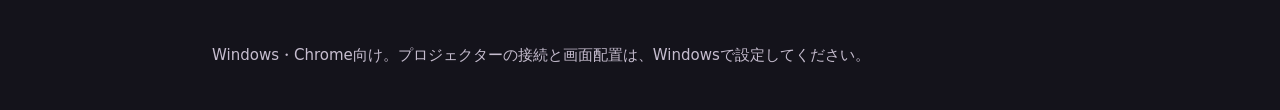
<file: web/console.html>
<!doctype html><html lang="ja"><head><meta charset="utf-8"><meta name="viewport" content="width=device-width,initial-scale=1"><meta http-equiv="Content-Security-Policy" content="default-src 'none'; script-src 'self'; style-src 'self'; connect-src 'none'; img-src 'self' data:; object-src 'none'; base-uri 'none'; form-action 'none'"><title>Halloween Operator 0.1.60-bone-whiteness</title><link rel="stylesheet" href="./console.css"></head><body><main><header><p>HALLOWEEN / 操作席</p><h1>3段のキーで、狙った値へ</h1><p>上段は動き、中段は色、下段は文字サイズ。1回押して目標位置を選びます。</p><a href="./START-HERE.html" target="_blank" rel="noopener noreferrer">はじめに</a> · <a href="./GUIDE.html#keys" target="_blank" rel="noopener noreferrer">キー配置・困ったとき</a></header>
<section><h2>1　投影窓を準備</h2><div class="row"><button id="open-stage">投影窓を開く</button><button id="reconnect">既存の投影窓へ再接続</button></div><p id="connection" role="status">未接続。上のボタンから始めます。</p><p>投影窓を準備済みの投影先へ移し、その窓の「全画面で始める」を押します。確認だけならウィンドウで始められます。</p></section>
<section><h2>2　映像と向きを決める</h2><div class="row"><button id="scene-toggle">映像を切り替える（Z）</button><button id="flip-next">投影向きを切り替える（X）</button><button id="mode-next">動き方を変える（C）</button></div><p id="scene-state" role="status">現在の映像：ドクロ</p><strong id="flip-state" role="status">投影向き：通常</strong><p id="mode-state" role="status">動き方：顎を動かす</p><p>文字とエフェクトを含む投影全体だけを反転します。操作画面は正位置。映像切替・Resetでも向きを保持します。</p><div class="count-row" data-skull-only><label for="actor-count">ドクロの数（9 減 / 0 増）</label><select id="actor-count"><option value="1">1体</option><option value="2">2体</option><option value="3" selected>3体</option><option value="4">4体</option><option value="5">5体</option><option value="6">6体</option></select></div><div data-skull-only><label for="actor-layout">ドクロの動き方</label><select id="actor-layout"><option value="source" selected>中央の周囲を回遊</option><option value="rows">上下に整列</option></select></div></section>
<section id="bone-whiteness-controls" data-skull-only><h2>ドクロの骨の白さ（O）</h2><label for="bone-whiteness">骨の白さ <output id="bone-whiteness-value" for="bone-whiteness">0%</output></label><input id="bone-whiteness" type="range" min="0" max="1" step="any" value="0" disabled aria-describedby="bone-whiteness-help bone-whiteness-key-help"><p id="bone-whiteness-help">低くすると流体の色になじみ、高くすると半透明の白い骨が見えます。初期値0%は従来の見た目です。文字と重なる部分は、投影先で読みやすさを確認してください。</p><p id="bone-whiteness-key-help">O（アルファベットのオー）を押し直すと、現在の白さに25ポイント加えます。100%で止まり、次の押下で0%へ戻ります。例えば10→35→60→85→100→0%。演奏開始後、ドクロで有効です。押しっぱなしでは変わりません。数字0はドクロ数を増やすキーです。</p></section>
<section id="jaw-controls" data-skull-only><h2>ドクロの口パク（L / M）</h2><div class="row"><button id="jaw-level">開き幅を変える（L）</button><button id="jaw-toggle">開閉を切り替える（M）</button></div><p id="jaw-state" role="status"></p><p>Lは小15°・中30°・大60°・最大90°を巡回。Mは選んだ幅で開閉します。閉じても幅は保持します。L/Mで手動、Cで自動へ戻ります。キーは押し直すたびに1回動作します。</p></section><section><h2>3　演奏開始</h2><div class="row"><button id="arm" disabled>演奏開始</button><button id="disarm">キー入力だけ解除（Esc）</button><button id="pause">一時停止・再開（Space）</button></div><p id="armed" role="status">演奏停止</p><p id="pressed"></p><h3 id="keyboard-scene-title">ドクロのキー配置</h3><p id="keyboard-scene-note"></p><div id="keyboard-surface" tabindex="0" aria-label="キー演奏の入力領域"><div class="keyboard-map" aria-label="キーボードの3段に8位置。1から8が動き、QからIが色、AからKが文字サイズ。"><p>半角英数・Shiftなし。上の3段を左から右の目標位置として使います。</p><div class="key-row"><span class="keycap motion"><kbd>1</kbd><small>0%</small></span><span class="keycap motion"><kbd>2</kbd><small>14%</small></span><span class="keycap motion"><kbd>3</kbd><small>29%</small></span><span class="keycap motion"><kbd>4</kbd><small>43%</small></span><span class="keycap motion"><kbd>5</kbd><small>57%</small></span><span class="keycap motion"><kbd>6</kbd><small>71%</small></span><span class="keycap motion"><kbd>7</kbd><small>86%</small></span><span class="keycap motion"><kbd>8</kbd><small>100%</small></span><span class="keycap action" data-skull-key="体数を減らす"><kbd>9</kbd><small>体数−</small></span><span class="keycap action" data-skull-key="体数を増やす"><kbd>0</kbd><small>体数＋</small></span></div><div class="key-row"><span class="keycap look" data-look-position="1"><kbd>Q</kbd><span class="color-swatch" aria-hidden="true"></span><small>0°</small></span><span class="keycap look" data-look-position="2"><kbd>W</kbd><span class="color-swatch" aria-hidden="true"></span><small>45°</small></span><span class="keycap look" data-look-position="3"><kbd>E</kbd><span class="color-swatch" aria-hidden="true"></span><small>90°</small></span><span class="keycap look" data-look-position="4"><kbd>R</kbd><span class="color-swatch" aria-hidden="true"></span><small>135°</small></span><span class="keycap look" data-look-position="5"><kbd>T</kbd><span class="color-swatch" aria-hidden="true"></span><small>180°</small></span><span class="keycap look" data-look-position="6"><kbd>Y</kbd><span class="color-swatch" aria-hidden="true"></span><small>225°</small></span><span class="keycap look" data-look-position="7"><kbd>U</kbd><span class="color-swatch" aria-hidden="true"></span><small>270°</small></span><span class="keycap look" data-look-position="8"><kbd>I</kbd><span class="color-swatch" aria-hidden="true"></span><small>315°</small></span><span class="keycap action" data-skull-key="骨の白さ＋25%"><kbd>O</kbd><small>+25%</small></span><span class="keycap unused" aria-hidden="true"><kbd>P</kbd><small></small></span></div><div class="key-row"><span class="keycap text"><kbd>A</kbd><small>2%</small></span><span class="keycap text"><kbd>S</kbd><small>16%</small></span><span class="keycap text"><kbd>D</kbd><small>30%</small></span><span class="keycap text"><kbd>F</kbd><small>44%</small></span><span class="keycap text"><kbd>G</kbd><small>58%</small></span><span class="keycap text"><kbd>H</kbd><small>72%</small></span><span class="keycap text"><kbd>J</kbd><small>86%</small></span><span class="keycap text"><kbd>K</kbd><small>100%</small></span><span class="keycap action" data-skull-key="開き幅"><kbd>L</kbd><small>開き幅</small></span><span class="keycap unused" aria-hidden="true"><kbd>;</kbd><small></small></span></div><div class="key-row"><span class="keycap action"><kbd>Z</kbd><small>映像切替</small></span><span class="keycap action"><kbd>X</kbd><small>投影向き</small></span><span class="keycap action" data-key-label="C"><kbd>C</kbd><small>動き方</small></span><span class="keycap action" data-key-label="V"><kbd>V</kbd><small>一時アクセント</small></span><span class="keycap action"><kbd>B</kbd><small>基準・長押し</small></span><span class="keycap action"><kbd>N</kbd><small>Reset・長押し</small></span><span class="keycap action" data-skull-key="開閉"><kbd>M</kbd><small>開閉</small></span><span class="keycap unused" aria-hidden="true"><kbd>,</kbd><small></small></span><span class="keycap unused" aria-hidden="true"><kbd>.</kbd><small></small></span><span class="keycap unused" aria-hidden="true"><kbd>/</kbd><small></small></span></div><p class="key-special"><kbd>Space</kbd> 一時停止・再開　<kbd>Esc</kbd> キー演奏を解除</p></div></div><p>目標位置は8段階です。約0.15秒で滑らかに移り、移行中の再指定も現在値からつながります。細かい値はスライダーで選べます。</p><p id="motion-scene-note"></p><div class="cue-panels"><section class="cue-panel" id="cue-panel-motion"><h3 id="cue-title-motion">動きの激しさ</h3><p class="cue-readout"><span>現在 <strong id="cue-current-motion">—</strong></span><span>目標 <strong id="cue-target-motion">—</strong></span><span id="cue-moving-motion"></span></p><div class="cue-positions" aria-label="動きの激しさの8目標位置"><button type="button" data-cue-axis="motion" data-position="1" aria-pressed="false"><kbd>1</kbd><small>0%</small></button><button type="button" data-cue-axis="motion" data-position="2" aria-pressed="false"><kbd>2</kbd><small>14%</small></button><button type="button" data-cue-axis="motion" data-position="3" aria-pressed="false"><kbd>3</kbd><small>29%</small></button><button type="button" data-cue-axis="motion" data-position="4" aria-pressed="false"><kbd>4</kbd><small>43%</small></button><button type="button" data-cue-axis="motion" data-position="5" aria-pressed="false"><kbd>5</kbd><small>57%</small></button><button type="button" data-cue-axis="motion" data-position="6" aria-pressed="false"><kbd>6</kbd><small>71%</small></button><button type="button" data-cue-axis="motion" data-position="7" aria-pressed="false"><kbd>7</kbd><small>86%</small></button><button type="button" data-cue-axis="motion" data-position="8" aria-pressed="false"><kbd>8</kbd><small>100%</small></button></div><label for="cue-motion">細かく調整するスライダー</label><input id="cue-motion" type="range" min="0" max="1" step=".001" value=".5"><meter id="cue-meter-motion" min="0" max="1" value=".5" aria-label="現在の値"></meter></section><section class="cue-panel" id="cue-panel-look"><h3 id="cue-title-look">色合い</h3><p id="colour-scene-note" class="colour-help"></p><p class="cue-readout"><span>現在 <span id="cue-swatch-current-look" class="color-swatch" aria-hidden="true"></span> <strong id="cue-current-look">—</strong></span><span>目標 <span id="cue-swatch-target-look" class="color-swatch" aria-hidden="true"></span> <strong id="cue-target-look">—</strong></span><span id="cue-moving-look"></span></p><div class="cue-positions" aria-label="色相の8目標位置"><button type="button" data-cue-axis="look" data-position="1" aria-pressed="false"><kbd>Q</kbd><span class="color-swatch hue-0" aria-hidden="true"></span><small>0°</small></button><button type="button" data-cue-axis="look" data-position="2" aria-pressed="false"><kbd>W</kbd><span class="color-swatch hue-1" aria-hidden="true"></span><small>45°</small></button><button type="button" data-cue-axis="look" data-position="3" aria-pressed="false"><kbd>E</kbd><span class="color-swatch hue-2" aria-hidden="true"></span><small>90°</small></button><button type="button" data-cue-axis="look" data-position="4" aria-pressed="false"><kbd>R</kbd><span class="color-swatch hue-3" aria-hidden="true"></span><small>135°</small></button><button type="button" data-cue-axis="look" data-position="5" aria-pressed="false"><kbd>T</kbd><span class="color-swatch hue-4" aria-hidden="true"></span><small>180°</small></button><button type="button" data-cue-axis="look" data-position="6" aria-pressed="false"><kbd>Y</kbd><span class="color-swatch hue-5" aria-hidden="true"></span><small>225°</small></button><button type="button" data-cue-axis="look" data-position="7" aria-pressed="false"><kbd>U</kbd><span class="color-swatch hue-6" aria-hidden="true"></span><small>270°</small></button><button type="button" data-cue-axis="look" data-position="8" aria-pressed="false"><kbd>I</kbd><span class="color-swatch hue-7" aria-hidden="true"></span><small>315°</small></button></div><label for="cue-look">細かく調整するスライダー</label><input id="cue-look" type="range" min="0" max="1" step=".001" value=".5"><meter id="cue-meter-look" min="0" max="1" value=".5" aria-label="現在の値"></meter></section><section class="cue-panel" id="cue-panel-text"><h3 id="cue-title-text">文字サイズ</h3><p class="cue-readout"><span>現在 <strong id="cue-current-text">—</strong></span><span>目標 <strong id="cue-target-text">—</strong></span><span id="cue-moving-text"></span></p><div class="cue-positions" aria-label="文字サイズの8目標位置"><button type="button" data-cue-axis="text" data-position="1" aria-pressed="false"><kbd>A</kbd><small>2%</small></button><button type="button" data-cue-axis="text" data-position="2" aria-pressed="false"><kbd>S</kbd><small>16%</small></button><button type="button" data-cue-axis="text" data-position="3" aria-pressed="false"><kbd>D</kbd><small>30%</small></button><button type="button" data-cue-axis="text" data-position="4" aria-pressed="false"><kbd>F</kbd><small>44%</small></button><button type="button" data-cue-axis="text" data-position="5" aria-pressed="false"><kbd>G</kbd><small>58%</small></button><button type="button" data-cue-axis="text" data-position="6" aria-pressed="false"><kbd>H</kbd><small>72%</small></button><button type="button" data-cue-axis="text" data-position="7" aria-pressed="false"><kbd>J</kbd><small>86%</small></button><button type="button" data-cue-axis="text" data-position="8" aria-pressed="false"><kbd>K</kbd><small>100%</small></button></div><label for="text-size">細かく調整するスライダー</label><input id="text-size" type="range" min=".02" max="1" step=".001" value="0.25"><meter id="cue-meter-text" min="0" max="1" value=".5" aria-label="現在の値"></meter></section></div><p>「演奏開始」を押し、操作窓にフォーカスがある間だけ有効。半角英数・Shiftなしで使います。入力欄・選択欄・IME・修飾キー・別窓への移動でキー演奏を解除し、戻っても自動再開しません。数字や文字を入力中に演奏キーを奪いません。</p><p>Vの演出は最大3秒です。押し続けても演奏は解除されません。一度離すと次のアクセントを使えます。V以外の連続押下は最大8秒です。</p><p id="values"></p></section>
<section><h2>4　文字と準備基準</h2><label for="main-text">この映像の文字（最大240字・8行）</label><textarea id="main-text" maxlength="240" rows="3">HAPPY
HALLOWEEN</textarea><div class="row"><label>表示範囲の幅 <input id="text-width" type="range" min=".1" max="1" step=".01" value="1"></label><label>表示範囲の高さ <input id="text-height" type="range" min=".1" max="1" step=".01" value="1"></label></div><p>文字を大きくすると画面外へ広がる場合があります。幅・高さは表示範囲の切り抜きです。投影の見えで調整します。</p><label><input id="line-mode" type="checkbox">1行ずつ送る</label><div class="row"><button id="line-back">前の行</button><button id="line-next">次の行</button><button id="line-first">先頭へ戻す</button></div><div class="row"><button id="capture">今の見えを基準にする</button><button id="baseline" class="hold-action">基準へ戻す（B・0.6秒長押し）</button><button id="reset" class="hold-action">映像をReset（N・0.6秒長押し）</button></div><p id="hold-note" role="status">基準復帰とResetは、誤操作を避けるため0.6秒長押しです。</p><p>文字・向きは基準復帰やResetで保持。投影窓を閉じると文字・設定・基準は初期化します。</p></section>
<details><summary>投影の補正・中断・終了</summary><label for="transform">投影向き（X・上のボタンと共通）</label><select id="transform"><option value="1">通常</option><option value="2">左右反転</option><option value="3">上下反転</option><option value="4">上下左右反転</option></select><label><input id="mask" type="checkbox" checked>円マスクを開く</label><div class="row"><button id="stop">映像を消して中断</button><button id="resume">映像を再表示</button><button id="end">投影窓を閉じる</button></div><p id="transport-help">中断は黒画面にし、描画とGPU資源を解放します。投影窓は開いたままです。再表示は、一時停止中なら続きから、中断後なら同じ映像を作り直します。文字・設定・向きは保持します。</p><p>投影窓を閉じると、その窓の映像と保持データを破棄し、キー入力も解除します。操作席は開いたままです。</p><p>Escはキー入力だけを解除します。映像は続き、GPU資源は解放しません。動きだけの一時停止はSpaceです。</p></details><details><summary>文字で読むキー一覧</summary><table><caption>キー操作一覧</caption><thead><tr><th>位置・キー</th><th>操作</th><th>押し方</th></tr></thead><tbody><tr><th>1 2 3 4 5 6 7 8</th><td>動きの激しさを8段階から選ぶ</td><td>1回押して選択</td></tr><tr><th>Q W E R T Y U I</th><td>色相を8段階から選ぶ</td><td>1回押して選択</td></tr><tr><th>A S D F G H J K</th><td>文字サイズを8段階から選ぶ</td><td>1回押して選択</td></tr><tr data-skull-only><th>9 / 0</th><td>ドクロ数を減らす / 増やす（1〜6体）</td><td>1押下ずつ</td></tr><tr><th>Z</th><td>ドクロ / コウモリを交互に切替</td><td>単発</td></tr><tr><th>X</th><td>通常→左右→上下→上下左右→通常</td><td>単発</td></tr><tr><th>C</th><td id="mode-key-description">顎を動かす / 閉じる / 開く</td><td>単発</td></tr><tr><th>V</th><td>一時アクセント</td><td>押している間・最大3秒</td></tr><tr><th>B</th><td>準備した基準へ戻す</td><td>0.6秒長押し</td></tr><tr><th>N</th><td>映像の動きをリセット（文字・設定は保持）</td><td>0.6秒長押し</td></tr><tr data-skull-only><th>O（アルファベット）</th><td>骨の白さ＋25ポイント。100%の次は0%（ドクロのみ）</td><td>押し直すたび1回</td></tr><tr data-skull-only><th>L / M</th><td>顎の開き幅4段階 / 開閉切替（Aのみ）</td><td>押し直すたび1回</td></tr><tr><th>Space</th><td>一時停止・再開</td><td>単発</td></tr><tr><th>Esc</th><td>キーボード操作を止める（映像は続く）</td><td>いつでも</td></tr></tbody></table></details><p id="error" role="alert"></p><footer>Windows・Chrome向け。プロジェクターの接続と画面配置は、Windowsで設定してください。</footer></main><script defer src="./i18n.js"></script><script defer src="./window-safety.js"></script><script defer src="./keyboard-performance.js"></script><script defer src="./usage-copy.js"></script><script defer src="./console.js"></script></body></html>
</file>
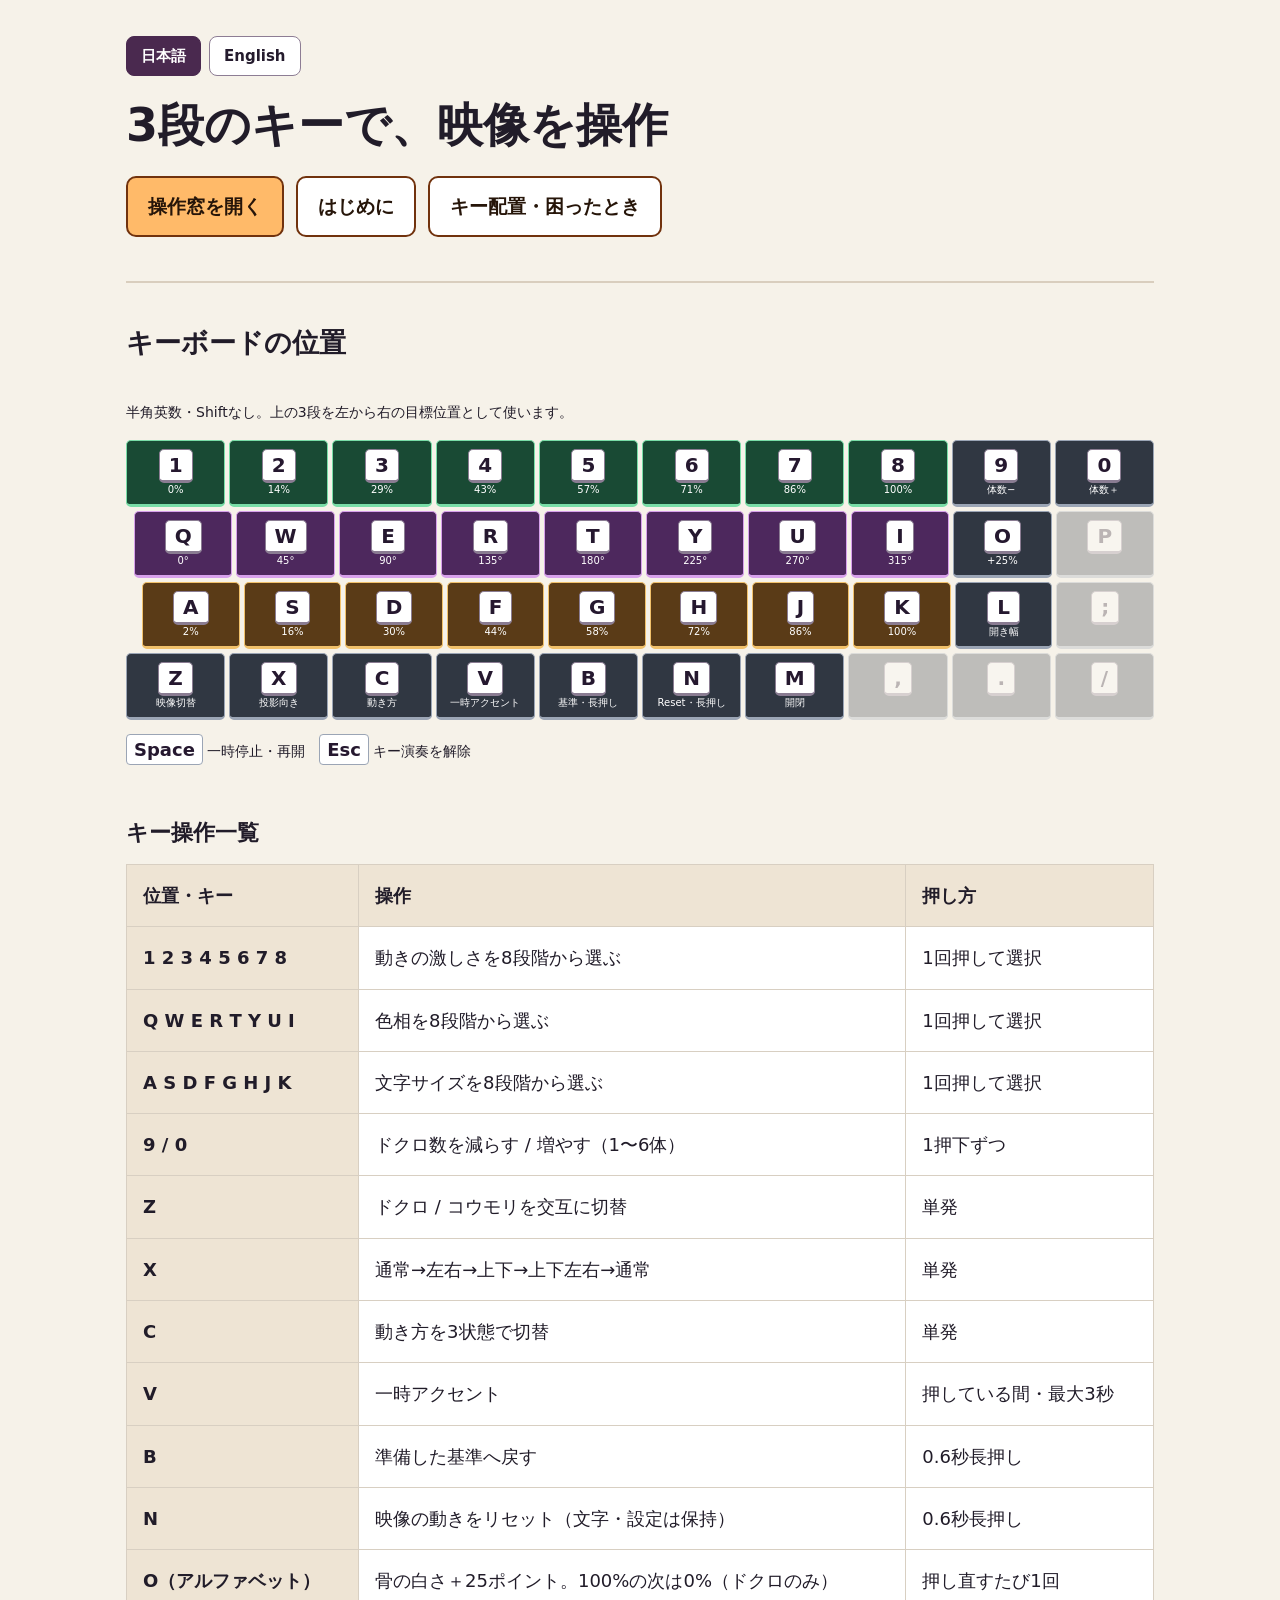
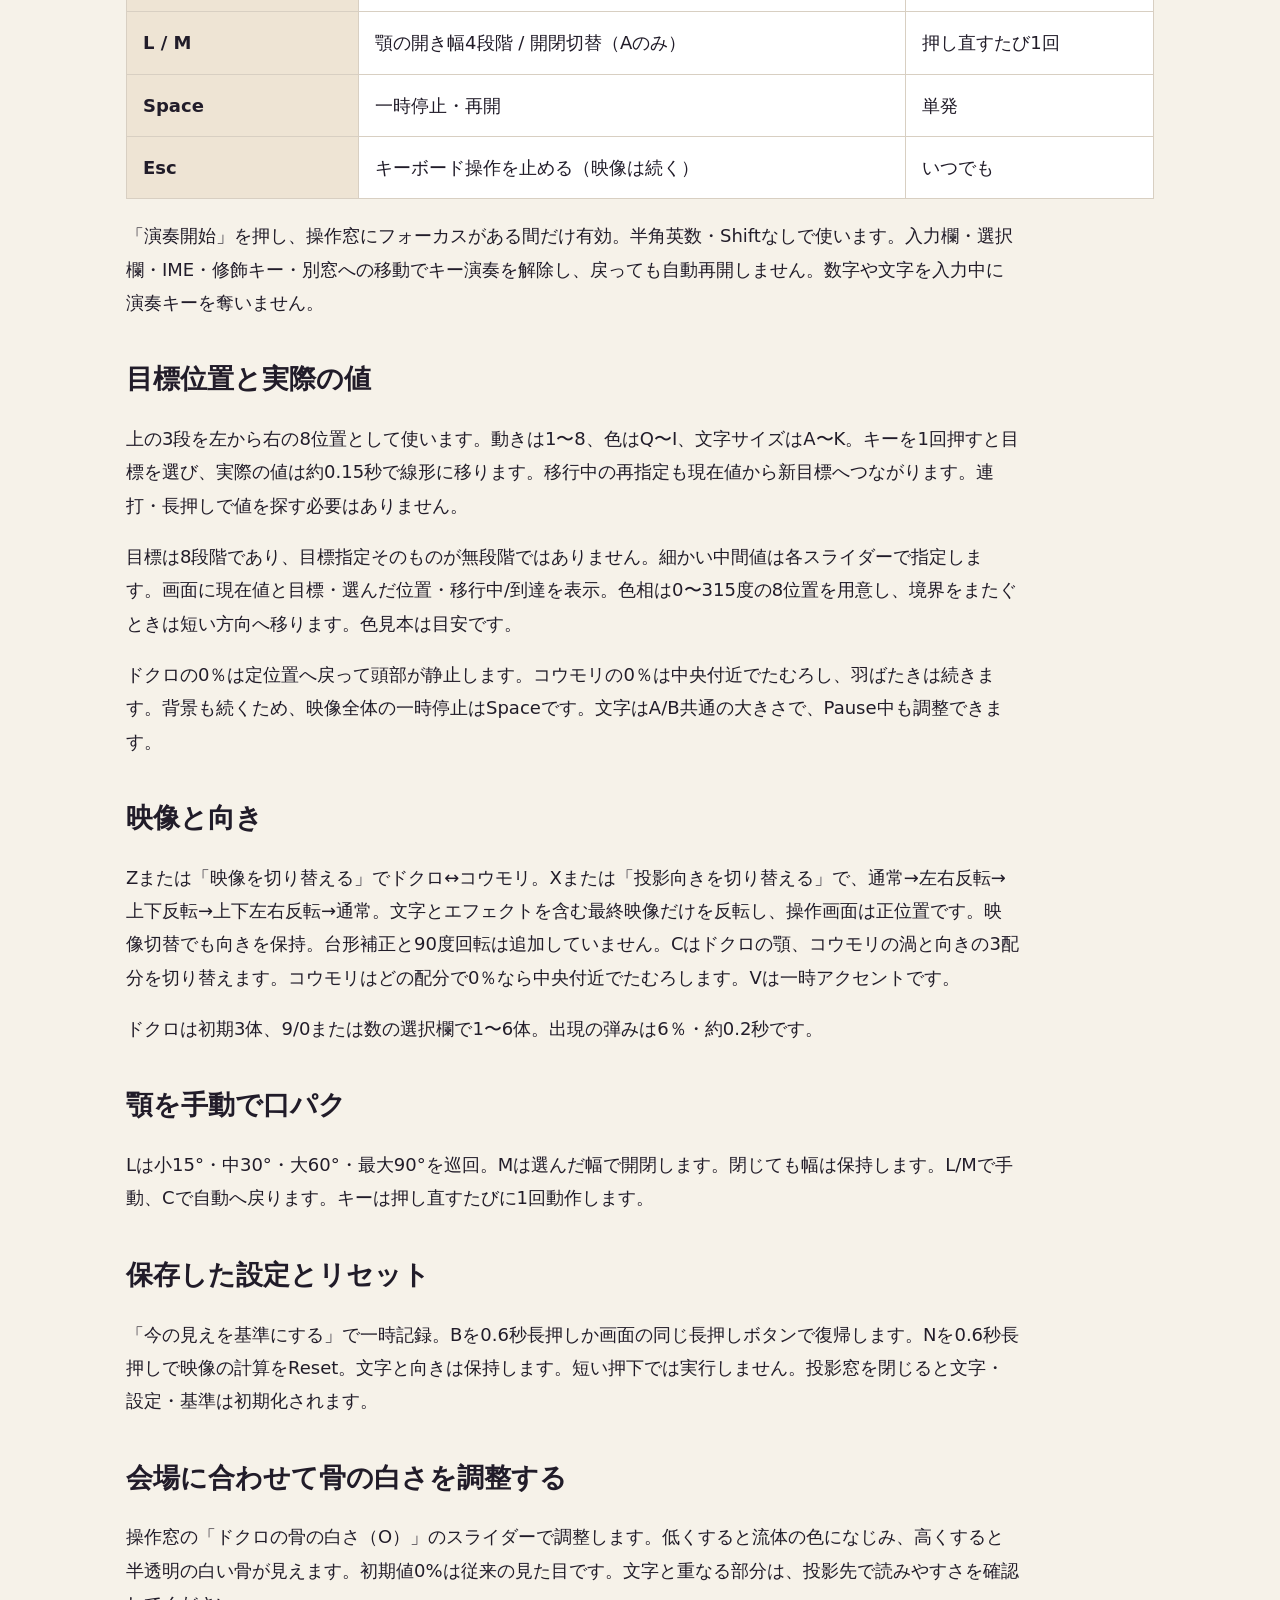
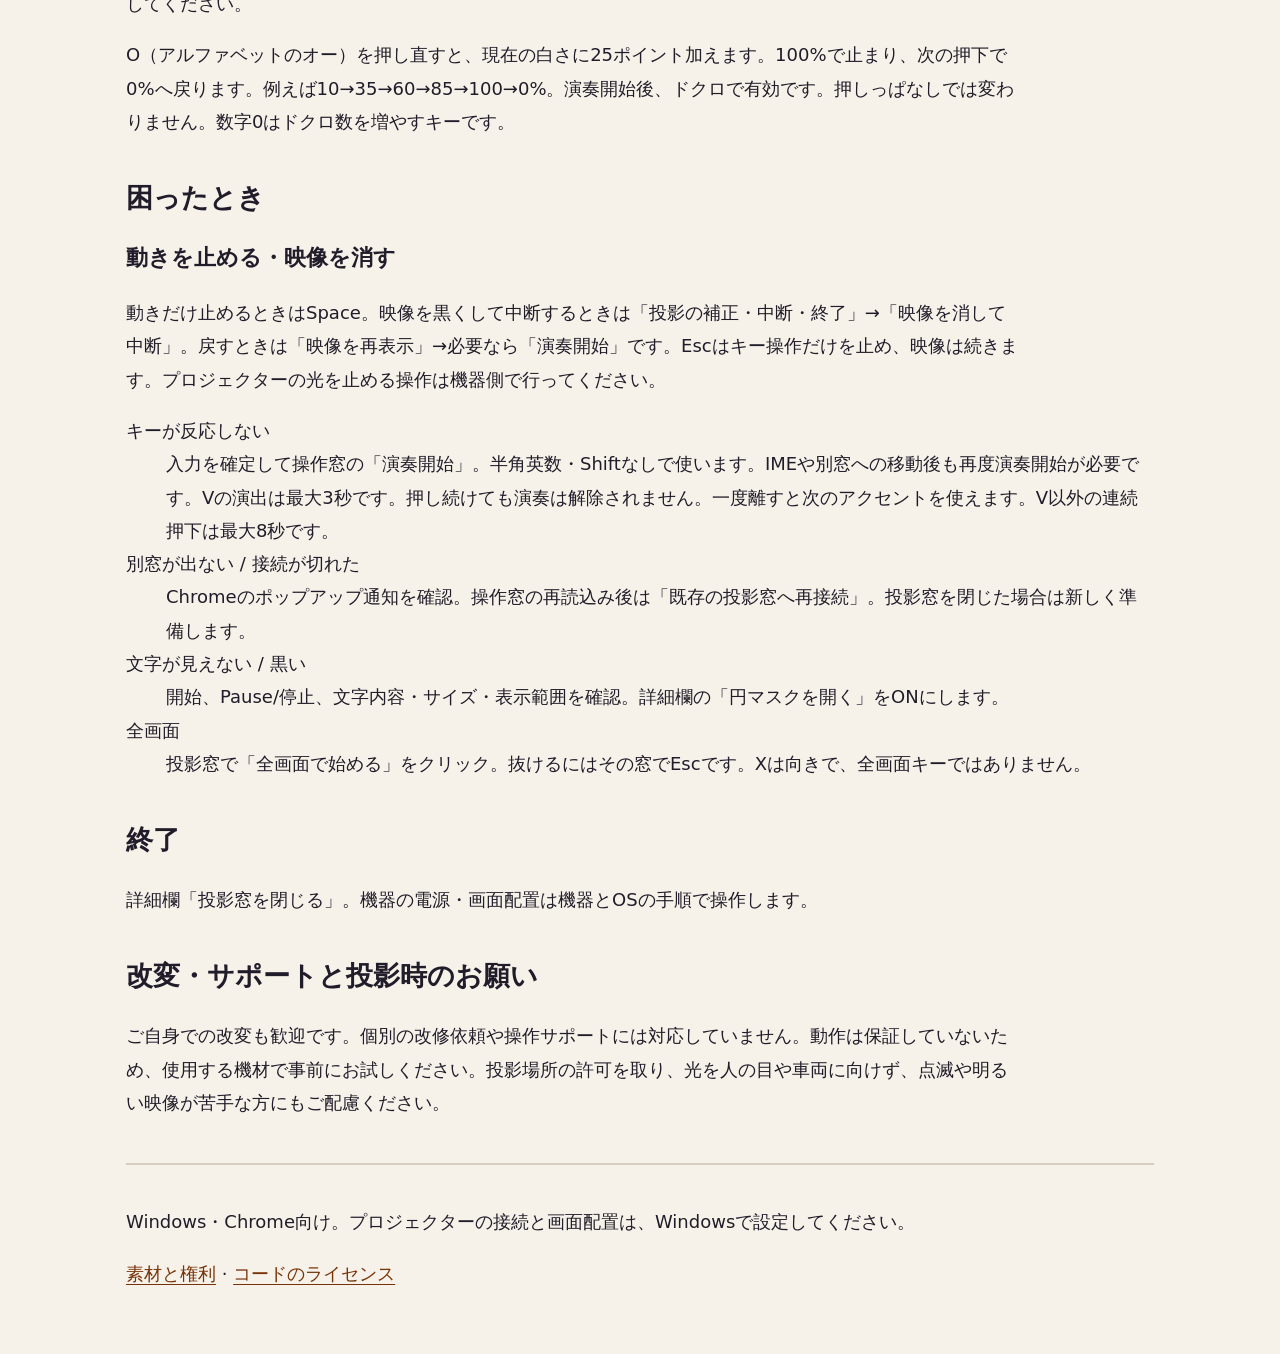
<file: web/GUIDE.html>
<!doctype html><html lang="ja"><head><meta charset="utf-8"><meta name="viewport" content="width=device-width,initial-scale=1"><meta http-equiv="Content-Security-Policy" content="default-src 'none'; script-src 'self'; style-src 'self'; object-src 'none'; base-uri 'none'; form-action 'none'"><title>3段キーの使い方 / Halloween 0.1.60-bone-whiteness</title><link rel="stylesheet" href="./guide.css"></head><body><main><header><h1>3段のキーで、映像を操作</h1><nav><a class="button" id="open-console" href="./console.html">操作窓を開く</a><a class="button secondary" href="./START-HERE.html">はじめに</a><a class="button secondary" href="./GUIDE.html#keys">キー配置・困ったとき</a></nav></header><section id="keys"><h2>キーボードの位置</h2><div class="keyboard-map" aria-label="キーボードの3段に8位置。1から8が動き、QからIが色、AからKが文字サイズ。"><p>半角英数・Shiftなし。上の3段を左から右の目標位置として使います。</p><div class="key-row"><span class="keycap motion"><kbd>1</kbd><small>0%</small></span><span class="keycap motion"><kbd>2</kbd><small>14%</small></span><span class="keycap motion"><kbd>3</kbd><small>29%</small></span><span class="keycap motion"><kbd>4</kbd><small>43%</small></span><span class="keycap motion"><kbd>5</kbd><small>57%</small></span><span class="keycap motion"><kbd>6</kbd><small>71%</small></span><span class="keycap motion"><kbd>7</kbd><small>86%</small></span><span class="keycap motion"><kbd>8</kbd><small>100%</small></span><span class="keycap action"><kbd>9</kbd><small>体数−</small></span><span class="keycap action"><kbd>0</kbd><small>体数＋</small></span></div><div class="key-row"><span class="keycap look"><kbd>Q</kbd><small>0°</small></span><span class="keycap look"><kbd>W</kbd><small>45°</small></span><span class="keycap look"><kbd>E</kbd><small>90°</small></span><span class="keycap look"><kbd>R</kbd><small>135°</small></span><span class="keycap look"><kbd>T</kbd><small>180°</small></span><span class="keycap look"><kbd>Y</kbd><small>225°</small></span><span class="keycap look"><kbd>U</kbd><small>270°</small></span><span class="keycap look"><kbd>I</kbd><small>315°</small></span><span class="keycap action" data-skull-key="骨の白さ＋25%"><kbd>O</kbd><small>+25%</small></span><span class="keycap unused" aria-hidden="true"><kbd>P</kbd><small></small></span></div><div class="key-row"><span class="keycap text"><kbd>A</kbd><small>2%</small></span><span class="keycap text"><kbd>S</kbd><small>16%</small></span><span class="keycap text"><kbd>D</kbd><small>30%</small></span><span class="keycap text"><kbd>F</kbd><small>44%</small></span><span class="keycap text"><kbd>G</kbd><small>58%</small></span><span class="keycap text"><kbd>H</kbd><small>72%</small></span><span class="keycap text"><kbd>J</kbd><small>86%</small></span><span class="keycap text"><kbd>K</kbd><small>100%</small></span><span class="keycap action"><kbd>L</kbd><small>開き幅</small></span><span class="keycap unused" aria-hidden="true"><kbd>;</kbd><small></small></span></div><div class="key-row"><span class="keycap action"><kbd>Z</kbd><small>映像切替</small></span><span class="keycap action"><kbd>X</kbd><small>投影向き</small></span><span class="keycap action"><kbd>C</kbd><small>動き方</small></span><span class="keycap action"><kbd>V</kbd><small>一時アクセント</small></span><span class="keycap action"><kbd>B</kbd><small>基準・長押し</small></span><span class="keycap action"><kbd>N</kbd><small>Reset・長押し</small></span><span class="keycap action"><kbd>M</kbd><small>開閉</small></span><span class="keycap unused" aria-hidden="true"><kbd>,</kbd><small></small></span><span class="keycap unused" aria-hidden="true"><kbd>.</kbd><small></small></span><span class="keycap unused" aria-hidden="true"><kbd>/</kbd><small></small></span></div><p class="key-special"><kbd>Space</kbd> 一時停止・再開　<kbd>Esc</kbd> キー演奏を解除</p></div><table><caption>キー操作一覧</caption><thead><tr><th>位置・キー</th><th>操作</th><th>押し方</th></tr></thead><tbody><tr><th>1 2 3 4 5 6 7 8</th><td>動きの激しさを8段階から選ぶ</td><td>1回押して選択</td></tr><tr><th>Q W E R T Y U I</th><td>色相を8段階から選ぶ</td><td>1回押して選択</td></tr><tr><th>A S D F G H J K</th><td>文字サイズを8段階から選ぶ</td><td>1回押して選択</td></tr><tr><th>9 / 0</th><td>ドクロ数を減らす / 増やす（1〜6体）</td><td>1押下ずつ</td></tr><tr><th>Z</th><td>ドクロ / コウモリを交互に切替</td><td>単発</td></tr><tr><th>X</th><td>通常→左右→上下→上下左右→通常</td><td>単発</td></tr><tr><th>C</th><td>動き方を3状態で切替</td><td>単発</td></tr><tr><th>V</th><td>一時アクセント</td><td>押している間・最大3秒</td></tr><tr><th>B</th><td>準備した基準へ戻す</td><td>0.6秒長押し</td></tr><tr><th>N</th><td>映像の動きをリセット（文字・設定は保持）</td><td>0.6秒長押し</td></tr><tr data-skull-only><th>O（アルファベット）</th><td>骨の白さ＋25ポイント。100%の次は0%（ドクロのみ）</td><td>押し直すたび1回</td></tr><tr><th>L / M</th><td>顎の開き幅4段階 / 開閉切替（Aのみ）</td><td>押し直すたび1回</td></tr><tr><th>Space</th><td>一時停止・再開</td><td>単発</td></tr><tr><th>Esc</th><td>キーボード操作を止める（映像は続く）</td><td>いつでも</td></tr></tbody></table><p>「演奏開始」を押し、操作窓にフォーカスがある間だけ有効。半角英数・Shiftなしで使います。入力欄・選択欄・IME・修飾キー・別窓への移動でキー演奏を解除し、戻っても自動再開しません。数字や文字を入力中に演奏キーを奪いません。</p></section><section><h2>目標位置と実際の値</h2><p>上の3段を左から右の8位置として使います。動きは1〜8、色はQ〜I、文字サイズはA〜K。キーを1回押すと目標を選び、実際の値は約0.15秒で線形に移ります。移行中の再指定も現在値から新目標へつながります。連打・長押しで値を探す必要はありません。</p><p>目標は8段階であり、目標指定そのものが無段階ではありません。細かい中間値は各スライダーで指定します。画面に現在値と目標・選んだ位置・移行中/到達を表示。色相は0〜315度の8位置を用意し、境界をまたぐときは短い方向へ移ります。色見本は目安です。</p><p>ドクロの0％は定位置へ戻って頭部が静止します。コウモリの0％は中央付近でたむろし、羽ばたきは続きます。背景も続くため、映像全体の一時停止はSpaceです。文字はA/B共通の大きさで、Pause中も調整できます。</p></section><section><h2>映像と向き</h2><p>Zまたは「映像を切り替える」でドクロ↔コウモリ。Xまたは「投影向きを切り替える」で、通常→左右反転→上下反転→上下左右反転→通常。文字とエフェクトを含む最終映像だけを反転し、操作画面は正位置です。映像切替でも向きを保持。台形補正と90度回転は追加していません。Cはドクロの顎、コウモリの渦と向きの3配分を切り替えます。コウモリはどの配分で0％なら中央付近でたむろします。Vは一時アクセントです。</p><p>ドクロは初期3体、9/0または数の選択欄で1〜6体。出現の弾みは6％・約0.2秒です。</p></section><section><h2>顎を手動で口パク</h2><p>Lは小15°・中30°・大60°・最大90°を巡回。Mは選んだ幅で開閉します。閉じても幅は保持します。L/Mで手動、Cで自動へ戻ります。キーは押し直すたびに1回動作します。</p><h2>保存した設定とリセット</h2><p>「今の見えを基準にする」で一時記録。Bを0.6秒長押しか画面の同じ長押しボタンで復帰します。Nを0.6秒長押しで映像の計算をReset。文字と向きは保持します。短い押下では実行しません。投影窓を閉じると文字・設定・基準は初期化されます。</p></section><section id="trouble"><h2>会場に合わせて骨の白さを調整する</h2><p>操作窓の「ドクロの骨の白さ（O）」のスライダーで調整します。低くすると流体の色になじみ、高くすると半透明の白い骨が見えます。初期値0%は従来の見た目です。文字と重なる部分は、投影先で読みやすさを確認してください。</p><p>O（アルファベットのオー）を押し直すと、現在の白さに25ポイント加えます。100%で止まり、次の押下で0%へ戻ります。例えば10→35→60→85→100→0%。演奏開始後、ドクロで有効です。押しっぱなしでは変わりません。数字0はドクロ数を増やすキーです。</p><h2>困ったとき</h2><h3>動きを止める・映像を消す</h3><p>動きだけ止めるときはSpace。映像を黒くして中断するときは「投影の補正・中断・終了」→「映像を消して中断」。戻すときは「映像を再表示」→必要なら「演奏開始」です。Escはキー操作だけを止め、映像は続きます。プロジェクターの光を止める操作は機器側で行ってください。</p><dl><dt>キーが反応しない</dt><dd>入力を確定して操作窓の「演奏開始」。半角英数・Shiftなしで使います。IMEや別窓への移動後も再度演奏開始が必要です。Vの演出は最大3秒です。押し続けても演奏は解除されません。一度離すと次のアクセントを使えます。V以外の連続押下は最大8秒です。</dd><dt>別窓が出ない / 接続が切れた</dt><dd>Chromeのポップアップ通知を確認。操作窓の再読込み後は「既存の投影窓へ再接続」。投影窓を閉じた場合は新しく準備します。</dd><dt>文字が見えない / 黒い</dt><dd>開始、Pause/停止、文字内容・サイズ・表示範囲を確認。詳細欄の「円マスクを開く」をONにします。</dd><dt>全画面</dt><dd>投影窓で「全画面で始める」をクリック。抜けるにはその窓でEscです。Xは向きで、全画面キーではありません。</dd></dl></section><section><h2>終了</h2><p>詳細欄「投影窓を閉じる」。機器の電源・画面配置は機器とOSの手順で操作します。</p></section><section id="use-notice" aria-labelledby="use-notice-title"><h2 id="use-notice-title">改変・サポートと投影時のお願い</h2><p>ご自身での改変も歓迎です。個別の改修依頼や操作サポートには対応していません。動作は保証していないため、使用する機材で事前にお試しください。投影場所の許可を取り、光を人の目や車両に向けず、点滅や明るい映像が苦手な方にもご配慮ください。</p></section><footer><p>Windows・Chrome向け。プロジェクターの接続と画面配置は、Windowsで設定してください。</p><a href="./RIGHTS.txt">素材と権利</a> · <a href="./LICENSE.txt">コードのライセンス</a></footer></main><script defer src="./i18n.js"></script></body></html>
</file>
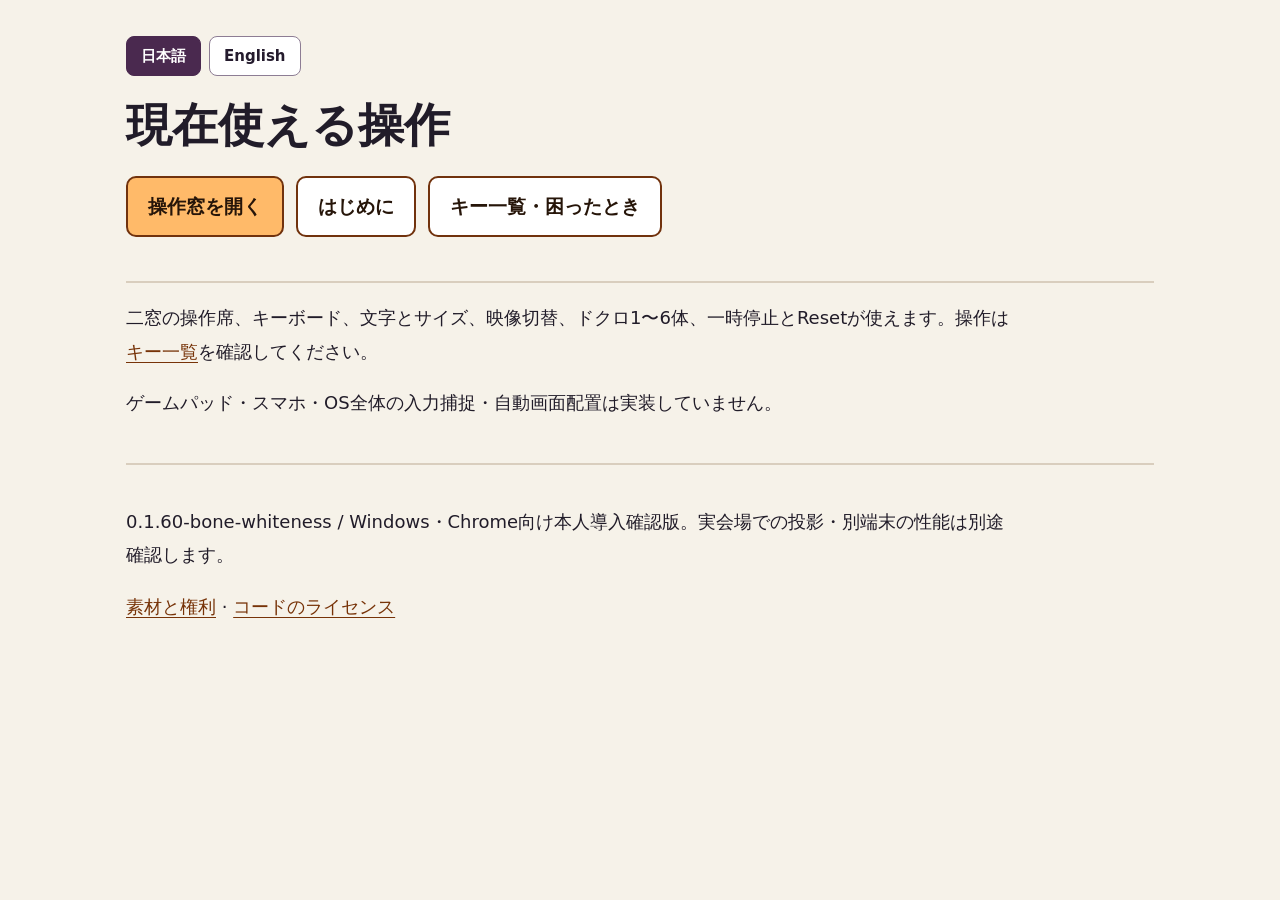
<file: web/PERFORMANCE-PLAN.html>
<!doctype html><html lang="ja"><head><meta charset="utf-8"><meta name="viewport" content="width=device-width,initial-scale=1"><meta http-equiv="Content-Security-Policy" content="default-src 'none'; script-src 'self'; style-src 'self'; img-src 'self' data:; object-src 'none'; base-uri 'none'; form-action 'none'"><title>使える操作 / Halloween 0.1.60-bone-whiteness</title><link rel="stylesheet" href="./guide.css"></head><body><main><header><h1>現在使える操作</h1><nav><a class="button" id="open-console" href="./console.html">操作窓を開く</a><a class="button secondary" href="./START-HERE.html">はじめに</a><a class="button secondary" href="./GUIDE.html#keys">キー一覧・困ったとき</a></nav></header><p>二窓の操作席、キーボード、文字とサイズ、映像切替、ドクロ1〜6体、一時停止とResetが使えます。操作は<a href="./GUIDE.html#keys">キー一覧</a>を確認してください。</p><p>ゲームパッド・スマホ・OS全体の入力捕捉・自動画面配置は実装していません。</p><footer><p>0.1.60-bone-whiteness / Windows・Chrome向け本人導入確認版。実会場での投影・別端末の性能は別途確認します。</p><a href="./RIGHTS.txt">素材と権利</a> · <a href="./LICENSE.txt">コードのライセンス</a></footer></main><script defer src="./i18n.js"></script></body></html>
</file>
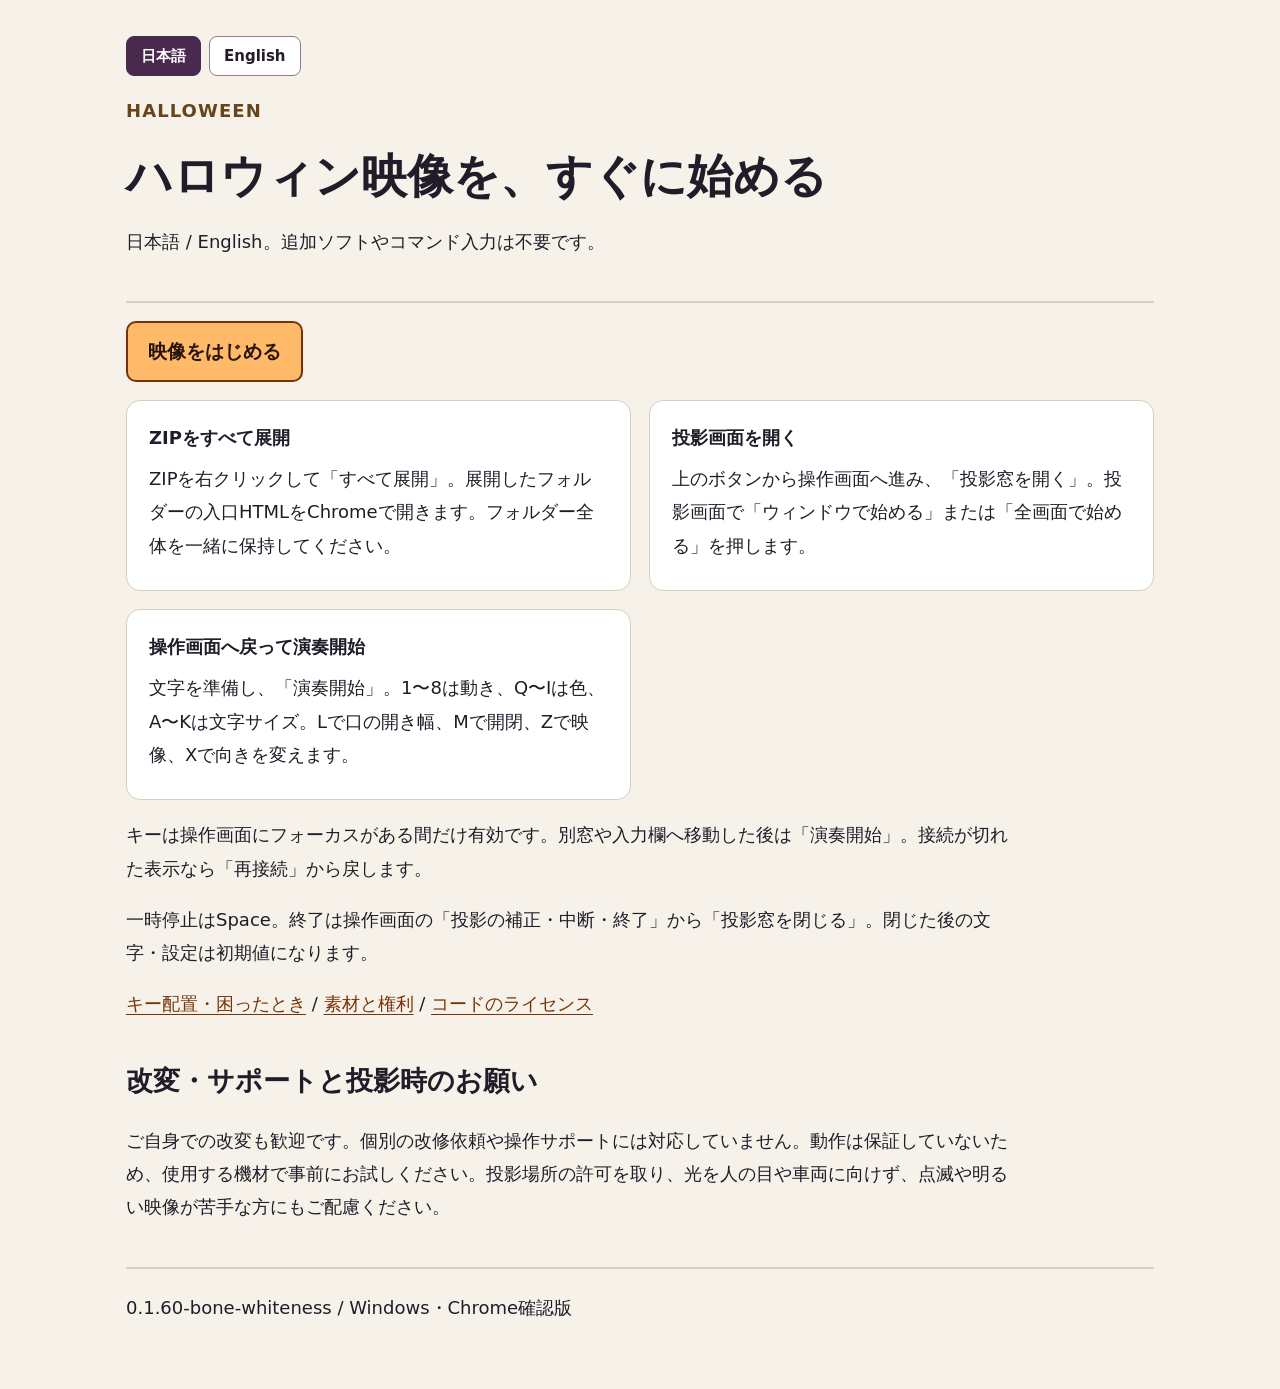
<file: web/START-HERE.html>
<!doctype html><html lang="ja"><head><meta charset="utf-8"><meta name="viewport" content="width=device-width,initial-scale=1"><meta http-equiv="Content-Security-Policy" content="default-src 'none'; script-src 'self'; style-src 'self'; img-src 'self' data:; connect-src 'none'; object-src 'none'; base-uri 'none'; form-action 'none'"><title>はじめに / Halloween 0.1.60-bone-whiteness</title><link rel="stylesheet" href="./guide.css"></head><body><main><header><p class="eyebrow">HALLOWEEN</p><h1>ハロウィン映像を、すぐに始める</h1><p>日本語 / English。追加ソフトやコマンド入力は不要です。</p></header><p><a class="button" id="open-console" href="./console.html">映像をはじめる</a></p><ol class="steps"><li><strong>ZIPをすべて展開</strong><p>ZIPを右クリックして「すべて展開」。展開したフォルダーの入口HTMLをChromeで開きます。フォルダー全体を一緒に保持してください。</p></li><li><strong>投影画面を開く</strong><p>上のボタンから操作画面へ進み、「投影窓を開く」。投影画面で「ウィンドウで始める」または「全画面で始める」を押します。</p></li><li><strong>操作画面へ戻って演奏開始</strong><p>文字を準備し、「演奏開始」。1〜8は動き、Q〜Iは色、A〜Kは文字サイズ。Lで口の開き幅、Mで開閉、Zで映像、Xで向きを変えます。</p></li></ol><p>キーは操作画面にフォーカスがある間だけ有効です。別窓や入力欄へ移動した後は「演奏開始」。接続が切れた表示なら「再接続」から戻します。</p><p>一時停止はSpace。終了は操作画面の「投影の補正・中断・終了」から「投影窓を閉じる」。閉じた後の文字・設定は初期値になります。</p><p><a href="./GUIDE.html#keys">キー配置・困ったとき</a> / <a href="./RIGHTS.txt">素材と権利</a> / <a href="./LICENSE.txt">コードのライセンス</a></p><section id="use-notice" aria-labelledby="use-notice-title"><h2 id="use-notice-title">改変・サポートと投影時のお願い</h2><p>ご自身での改変も歓迎です。個別の改修依頼や操作サポートには対応していません。動作は保証していないため、使用する機材で事前にお試しください。投影場所の許可を取り、光を人の目や車両に向けず、点滅や明るい映像が苦手な方にもご配慮ください。</p></section><footer>0.1.60-bone-whiteness / Windows・Chrome確認版</footer></main><script defer src="./i18n.js"></script></body></html>
</file>
<file: web/styles.css>
*{box-sizing:border-box} :root{--edge:24px;--orange:#ffb35c;--muted:#a7a5b2;--panel:#15141b}
html,body{margin:0;width:100%;height:100%;background:#000;color:#f9f5ed;font-family:system-ui,-apple-system,"Yu Gothic",Meiryo,sans-serif}
body{display:grid;grid-template-columns:328px minmax(0,1fr);overflow:hidden}
button,input,textarea{font:inherit}button{cursor:pointer;border:1px solid #46434f;border-radius:10px;background:#24222d;color:#fff;min-height:44px;padding:10px 12px;transition:background .15s}
button:hover{background:#38333f}button:focus-visible,input:focus-visible,textarea:focus-visible{outline:3px solid var(--orange);outline-offset:3px}
button[aria-pressed=true],button.primary{background:var(--orange);border-color:var(--orange);color:#23180c}button:disabled{opacity:.45;cursor:default}
#controls{padding:26px 22px 20px;background:var(--panel);border-right:1px solid #2f2b36;overflow:auto;z-index:2}
.brand{font-size:11px;letter-spacing:.16em;color:var(--orange)}h1{font-size:26px;line-height:1.17;margin:12px 0 7px;letter-spacing:-.02em}
.lead{font-size:12px;color:var(--muted);line-height:1.7;margin:0 0 22px}
label,.label{display:block;font-size:13px;font-weight:600;margin:20px 0 8px}.effects{display:grid;grid-template-columns:1fr 1fr;gap:8px}.effects button{text-align:left;font-size:13px;line-height:1.5}
.effects small{display:block;font-weight:400;opacity:.75;font-size:11px}
textarea{resize:vertical;min-height:80px;width:100%;padding:10px;border:1px solid #46434f;border-radius:9px;background:#09090d;color:#fff;line-height:1.45}
.help{font-size:11px;line-height:1.65;color:var(--muted);margin:6px 0 0}
.range-label{display:flex;justify-content:space-between;gap:10px}.range-label output{font-weight:400;color:var(--orange)}
input[type=range]{width:100%;accent-color:var(--orange);height:22px;margin:0}
.transport{display:grid;grid-template-columns:1fr 1fr;gap:8px;margin:20px 0 8px}.transport button{font-size:12px}
#project{width:100%;margin-top:12px;font-weight:650}#hide{width:100%;margin-top:8px;font-size:12px}
#status{font-size:12px;line-height:1.6;color:var(--orange);margin:15px 0 0;min-height:20px}#fit-note{font-size:11px;color:var(--muted);line-height:1.5;margin:5px 0 0}
.footer{margin-top:20px;padding-top:16px;border-top:1px solid #302c39;font-size:11px;color:var(--muted);line-height:1.7}.footer button{padding:0;background:none;border:none;min-height:30px;text-decoration:underline;text-underline-offset:3px;font-size:12px;color:#ded8e9}
#stage{position:relative;min-width:0;min-height:0;background:#000;overflow:hidden}canvas{position:absolute;inset:0;width:100%;height:100%;display:block}
#message{position:absolute;inset:0;display:flex;align-items:center;justify-content:center;pointer-events:none}
#message[hidden]{display:none}#message{opacity:0}#message-text{color:#fff;text-align:center;white-space:pre-wrap;overflow-wrap:anywhere;line-height:1.3;font-weight:750;padding:16px 20px;max-width:82%}
body.projection{grid-template-columns:minmax(0,1fr);cursor:none}body.projection #controls{display:none}
dialog{color:#eee;background:#1b1822;border:1px solid #524751;border-radius:16px;padding:24px;max-width:600px;width:calc(100% - 32px);max-height:85vh;line-height:1.75;font-size:14px}
dialog::backdrop{background:#000b}dialog h2{font-size:21px;margin-top:0}dialog button{float:right}dialog li{margin-bottom:8px}
@media(max-width:760px){body{grid-template-columns:1fr;grid-template-rows:minmax(220px,40dvh) minmax(0,1fr)}#stage{grid-row:1}#controls{grid-row:2;padding:20px;border-right:0;border-top:1px solid #2f2b36}h1{font-size:22px}body.projection{grid-template-rows:minmax(0,1fr)}body.projection #stage{grid-row:1}}
@media(prefers-reduced-motion:reduce){button{transition:none}}

#quit{width:100%;margin-top:12px}.footer a{color:#ded8e9;text-underline-offset:3px}
.offline{border-top:1px solid #302c39;margin-top:20px;padding-top:14px}.offline h2{font-size:13px;margin:0 0 8px}
#offline-status{font-size:11px;line-height:1.65;color:var(--muted);min-height:36px}.offline-buttons{display:grid;grid-template-columns:1fr 1fr;gap:8px}
.offline-buttons button{font-size:11px;padding:8px}#offline-apply{grid-column:1/-1}#offline-apply[hidden]{display:none}

[hidden]{display:none!important}

select{font:inherit;width:100%;padding:9px;background:#24222d;color:#fff;border:1px solid #46434f;border-radius:7px;margin:5px 0 12px}select:disabled{opacity:.45}select:focus-visible{outline:3px solid var(--orange)}

#text-preview{position:static;inset:auto;display:block;width:100%;height:auto;border:1px solid #3a3c46;max-width:512px;margin:10px 0;pointer-events:none}.button-row{display:flex;gap:6px;flex-wrap:wrap}.button-row button{flex:1;min-width:74px}

/* Help/readability only: layout and all rendering/controls remain unchanged. */
.help-links{display:grid;gap:9px;margin:14px 0 24px}.help-links a{color:#ffd59d;font-size:15px;line-height:1.6;text-underline-offset:3px}.help-links button{font-size:16px;min-height:48px;text-align:left}
.lead,.help,#fit-note,.footer,#offline-status{font-size:14px;line-height:1.75}label,.label{font-size:16px}.effects button{font-size:15px}.effects small{font-size:13px}.transport button,#hide,#quit,#status{font-size:15px}.offline-buttons button{font-size:14px}dialog{font-size:18px;max-width:760px}dialog h2{font-size:26px}dialog a{color:#ffd59d;text-underline-offset:3px}dialog li{margin-bottom:14px}

/* Separate projection role: operator UI never becomes visible after preparation. */
#stage-start{display:none}html[data-stage=remote] body{display:block}html[data-stage=remote] #controls,html[data-stage=remote] #guide-dialog{display:none!important}html[data-stage=remote] #stage{position:absolute;inset:0;width:100%;height:100%}html[data-stage=remote] #stage-start{display:flex;position:fixed;z-index:20;inset:0;align-items:center;justify-content:center;flex-direction:column;gap:18px;background:#111e;color:#fff;padding:30px;font-size:20px}html[data-stage=remote] #stage-start[hidden]{display:none!important}

.language-controls{display:flex;flex-wrap:wrap;gap:8px;margin:8px 0 18px}.language-controls button{font:600 15px/1.5 system-ui,sans-serif;min-height:40px;padding:7px 14px;border:1px solid #8d7d94;border-radius:8px;background:#fff;color:#241b2d;white-space:normal}.language-controls button[aria-pressed=true]{background:#4a294f;color:#fff;border-color:#4a294f}.language-controls button:focus-visible{outline:3px solid #ed922a;outline-offset:3px}

/* The brand is visible only while the initial projection document is preparing. */
#projection-preparing{display:none}
html[data-stage=remote][data-preparing] #stage-start{visibility:hidden;pointer-events:none}
html[data-stage=remote][data-preparing] #projection-preparing{--brand-edge:24px;display:flex;position:fixed;inset:0;z-index:30;align-items:center;justify-content:center;flex-direction:column;gap:clamp(14px,3vmin,26px);padding:var(--brand-edge);background:#000;color:#fff;pointer-events:none}
#projection-preparing img{display:block;position:static;width:clamp(96px,26vmin,200px);height:auto;max-width:100%;object-fit:contain}
#projection-loading-text{display:flex;align-items:center;gap:10px;margin:0;font-size:clamp(16px,2.8vmin,22px);color:#ddd}
.projection-spinner{width:16px;height:16px;border:2px solid #ffffff50;border-top-color:#fff;border-radius:50%;animation:projection-preparing-spin .9s linear infinite}
html:lang(en) #projection-preparing .loading-ja,html:not(:lang(en)) #projection-preparing .loading-en{display:none}
@keyframes projection-preparing-spin{to{transform:rotate(360deg)}}
@media(prefers-reduced-motion:reduce){.projection-spinner{animation:none}}
#projection-brand-name{margin:0;font-size:clamp(20px,3.4vmin,34px);line-height:1.3;font-weight:500;letter-spacing:.04em;text-align:center}
</file>
<file: web/console.css>
*{box-sizing:border-box}html{color-scheme:dark}body{margin:0;background:#14131b;color:#f7f3eb;font:17px/1.7 system-ui,"Yu Gothic",Meiryo,sans-serif}main{max-width:900px;margin:auto;padding:22px}h1{font-size:27px;line-height:1.4}h2{font-size:22px}header p{margin:5px 0}a{color:#ffd39a}section,details{border:1px solid #4b4559;padding:18px;border-radius:12px;margin:18px 0}button,input,select,textarea{font:inherit}button{background:#302a3d;color:#fff;border:1px solid #776a84;border-radius:8px;min-height:48px;padding:9px 15px;cursor:pointer}button:disabled{opacity:.45;cursor:default}#arm,#open-stage{background:#ffbc73;color:#23180c;font-weight:750}#armed{font-size:22px;font-weight:750;color:#ffcc91}.playing #armed{color:#94f0c4}.playing #keyboard-surface{border:3px solid #75d6ad}.row{display:flex;gap:10px;flex-wrap:wrap;align-items:center}.row>*{flex:1;min-width:130px}label{display:block;margin:14px 0 6px}textarea{width:100%;background:#090910;color:#fff;padding:10px;border:1px solid #7f728f;border-radius:7px}input[type=range],select{width:100%}input[type=range]{height:30px}input[type=checkbox]{width:20px;height:20px}table{width:100%;border-collapse:collapse}th,td{border-bottom:1px solid #484150;padding:8px;text-align:left;vertical-align:top}th{white-space:nowrap;color:#ffcb8e}#keyboard-surface{outline:none;border:3px solid transparent;border-radius:7px}button:focus-visible,a:focus-visible,input:focus-visible,textarea:focus-visible,select:focus-visible{outline:3px solid #ffc376;outline-offset:3px}#connection,#error{color:#ffc48a;min-height:28px}#pressed{min-height:25px;color:#94f0c4}footer{font-size:15px;color:#c6bdcf;padding:20px 0}summary{cursor:pointer;font-weight:700}@media(max-width:560px){main{padding:14px}section,details{padding:12px}body{font-size:16px}th,td{padding:6px}}

.count-row{display:flex;align-items:center;gap:12px;flex-wrap:wrap;margin:12px 0}.count-row label{margin:0}.count-row select{width:auto;min-width:6em}.count-row span{font-size:.85rem;color:#bbc1d5}

.keyboard-map{margin:14px 0 24px;max-width:100%;overflow-x:auto}.keyboard-map>p{font-size:14px}.key-row{display:grid;grid-template-columns:repeat(10,minmax(44px,1fr));gap:4px;min-width:490px;margin:4px 0}.key-row:nth-of-type(2){padding-left:8px}.key-row:nth-of-type(3){padding-left:16px}.keycap{display:flex;flex-direction:column;align-items:center;justify-content:center;min-height:67px;border:1px solid #9ba5b5;border-bottom-width:3px;border-radius:5px;padding:3px;background:#303742;color:#fff}.keycap kbd{font:700 20px/1.3 system-ui}.keycap small{font-size:10px;line-height:1.3;text-align:center}.keycap.unused{opacity:.28}.keycap.count{background:#193f62;border-color:#77c5ff}.keycap.motion{background:#194a34;border-color:#79dda7}.keycap.look{background:#4d285d;border-color:#d7a1eb}.keycap.text{background:#5a3b17;border-color:#f1c16b}.key-special kbd{font-weight:bold;border:1px solid #9ba5b5;border-radius:4px;padding:2px 7px}#flip-state{display:inline-block;min-width:11em}.key-row .unused small{min-height:13px}

.cue-panels{display:grid;gap:14px}.cue-panel{background:#252431;border:1px solid #535567;padding:14px!important;margin:0!important}.cue-panel h3{margin:0 0 8px}.cue-readout{display:flex;gap:15px;flex-wrap:wrap;margin:4px 0 10px;font-size:15px}.cue-positions{display:grid;grid-template-columns:repeat(8,minmax(0,1fr));gap:5px}.cue-positions button{display:flex;flex-direction:column;align-items:center;gap:3px;padding:7px 2px;min-width:0}.cue-positions kbd{font:700 22px/1.2 system-ui}.cue-positions small{font-size:12px}.cue-positions [aria-pressed=true]{outline:3px solid #ffd18a;outline-offset:1px;background:#60462a}.cue-panel meter{display:block;width:100%;height:12px}.color-swatch{display:inline-block;width:20px;height:9px;border:1px solid #ddd;border-radius:2px}.hue-0{background:#ff0000}.hue-1{background:#ffbf00}.hue-2{background:#80ff00}.hue-3{background:#00ff40}.hue-4{background:#00ffff}.hue-5{background:#0040ff}.hue-6{background:#8000ff}.hue-7{background:#ff00bf}.keycap.look{border-color:#e3a4fa}.keycap.motion{border-color:#77d5a3}.keycap.text{border-color:#f1c16b}.hold-action{border-style:dashed}#hold-note{min-height:1.8em}.cue-positions button:focus-visible{outline-color:#8ce5c4}

.language-controls{display:flex;flex-wrap:wrap;gap:8px;margin:8px 0 18px}.language-controls button{font:600 15px/1.5 system-ui,sans-serif;min-height:40px;padding:7px 14px;border:1px solid #8d7d94;border-radius:8px;background:#fff;color:#241b2d;white-space:normal}.language-controls button[aria-pressed=true]{background:#4a294f;color:#fff;border-color:#4a294f}.language-controls button:focus-visible{outline:3px solid #ed922a;outline-offset:3px}

.keycap small{overflow-wrap:anywhere}.row{flex-wrap:wrap}.row button{white-space:normal;height:auto;overflow-wrap:anywhere}select{max-width:100%}

.row>label{min-width:0}.row label input[type=range]{display:block;min-width:0;max-width:100%}
[data-skull-only][hidden]{display:none!important}.keycap[aria-disabled=true]{border-style:dashed}.keycap.look small{min-height:2.6em}.colour-help,#keyboard-scene-note{font-size:15px;color:#d5d0df}.color-swatch{height:14px;min-width:22px}.cue-readout .color-swatch{vertical-align:middle}.cue-positions small{line-height:1.4;overflow-wrap:anywhere}
</file>
<file: web/guide.css>
*{box-sizing:border-box}html{scroll-behavior:smooth}body{margin:0;background:#f6f2e9;color:#211c29;font:18px/1.85 system-ui,-apple-system,"Yu Gothic",Meiryo,sans-serif}main{max-width:1080px;margin:auto;padding:28px 26px 64px}header{padding-bottom:24px;border-bottom:2px solid #d9cebe}h1{font-size:clamp(30px,4vw,46px);line-height:1.35;margin:12px 0}h2{font-size:27px;line-height:1.5;margin-top:40px}h3{font-size:22px;line-height:1.5}p,li{max-width:78ch}a{color:#773308;text-underline-offset:4px}a:focus-visible,summary:focus-visible{outline:3px solid #7044b8;outline-offset:5px}nav{display:flex;gap:12px;flex-wrap:wrap;margin:20px 0}.button{display:inline-block;padding:11px 20px;border:2px solid #71320d;border-radius:10px;font-size:19px;font-weight:700;background:#ffba69;color:#261509;text-decoration:none}.button.secondary{background:#fff}.eyebrow{font-weight:700;letter-spacing:.06em;color:#67451b}.note{padding:16px 20px;background:#fff;border-left:5px solid #9b5415;border-radius:4px}.steps{list-style:none;counter-reset:step;padding:0;display:grid;grid-template-columns:1fr 1fr;gap:18px}.steps>li{counter-increment:step;padding:20px 22px;background:#fff;border:1px solid #d9cebe;border-radius:14px;margin:0}.steps h2{font-size:23px;margin:0 0 12px;display:flex;gap:12px;align-items:center}.steps h2:before{content:counter(step);display:inline-grid;place-items:center;flex:none;width:36px;height:36px;border-radius:50%;background:#4a294f;color:#fff;font-size:20px}.steps p{margin:8px 0}.ui{font-weight:750}kbd{display:inline-block;font:700 18px/1.4 system-ui,sans-serif;padding:2px 9px;background:#fff;border:1px solid #8a7c92;border-bottom-width:3px;border-radius:5px;color:#25182f}.table-wrap{overflow:auto}table{border-collapse:collapse;width:100%;background:#fff;margin:20px 0}th,td{padding:14px 16px;text-align:left;vertical-align:top;border:1px solid #d8cfc2}th{background:#eee4d4}caption{text-align:left;font-weight:700;font-size:22px;margin:10px 0}details{background:#fff;border:1px solid #d9cebe;border-radius:8px;padding:14px 18px;margin:16px 0}summary{cursor:pointer;font-weight:700}footer{margin-top:44px;padding-top:22px;border-top:2px solid #d9cebe}code{font-size:1em;overflow-wrap:anywhere}ul,ol{padding-left:1.6em}.small{font-size:18px}.toc{columns:2}.toc li{break-inside:avoid;margin-bottom:10px}@media(max-width:720px){main{padding:20px 18px 44px}.steps{grid-template-columns:1fr}.toc{columns:1}th,td{padding:11px}nav .button{width:100%;text-align:center}}@media(prefers-reduced-motion:reduce){html{scroll-behavior:auto}}

.keyboard-map{margin:14px 0 24px;max-width:100%;overflow-x:auto}.keyboard-map>p{font-size:14px}.key-row{display:grid;grid-template-columns:repeat(10,minmax(44px,1fr));gap:4px;min-width:490px;margin:4px 0}.key-row:nth-of-type(2){padding-left:8px}.key-row:nth-of-type(3){padding-left:16px}.keycap{display:flex;flex-direction:column;align-items:center;justify-content:center;min-height:67px;border:1px solid #9ba5b5;border-bottom-width:3px;border-radius:5px;padding:3px;background:#303742;color:#fff}.keycap kbd{font:700 20px/1.3 system-ui}.keycap small{font-size:10px;line-height:1.3;text-align:center}.keycap.unused{opacity:.28}.keycap.count{background:#193f62;border-color:#77c5ff}.keycap.motion{background:#194a34;border-color:#79dda7}.keycap.look{background:#4d285d;border-color:#d7a1eb}.keycap.text{background:#5a3b17;border-color:#f1c16b}.key-special kbd{font-weight:bold;border:1px solid #9ba5b5;border-radius:4px;padding:2px 7px}.key-row .unused small{min-height:13px}

.language-controls{display:flex;flex-wrap:wrap;gap:8px;margin:8px 0 18px}.language-controls button{font:600 15px/1.5 system-ui,sans-serif;min-height:40px;padding:7px 14px;border:1px solid #8d7d94;border-radius:8px;background:#fff;color:#241b2d;white-space:normal}.language-controls button[aria-pressed=true]{background:#4a294f;color:#fff;border-color:#4a294f}.language-controls button:focus-visible{outline:3px solid #ed922a;outline-offset:3px}
</file>
